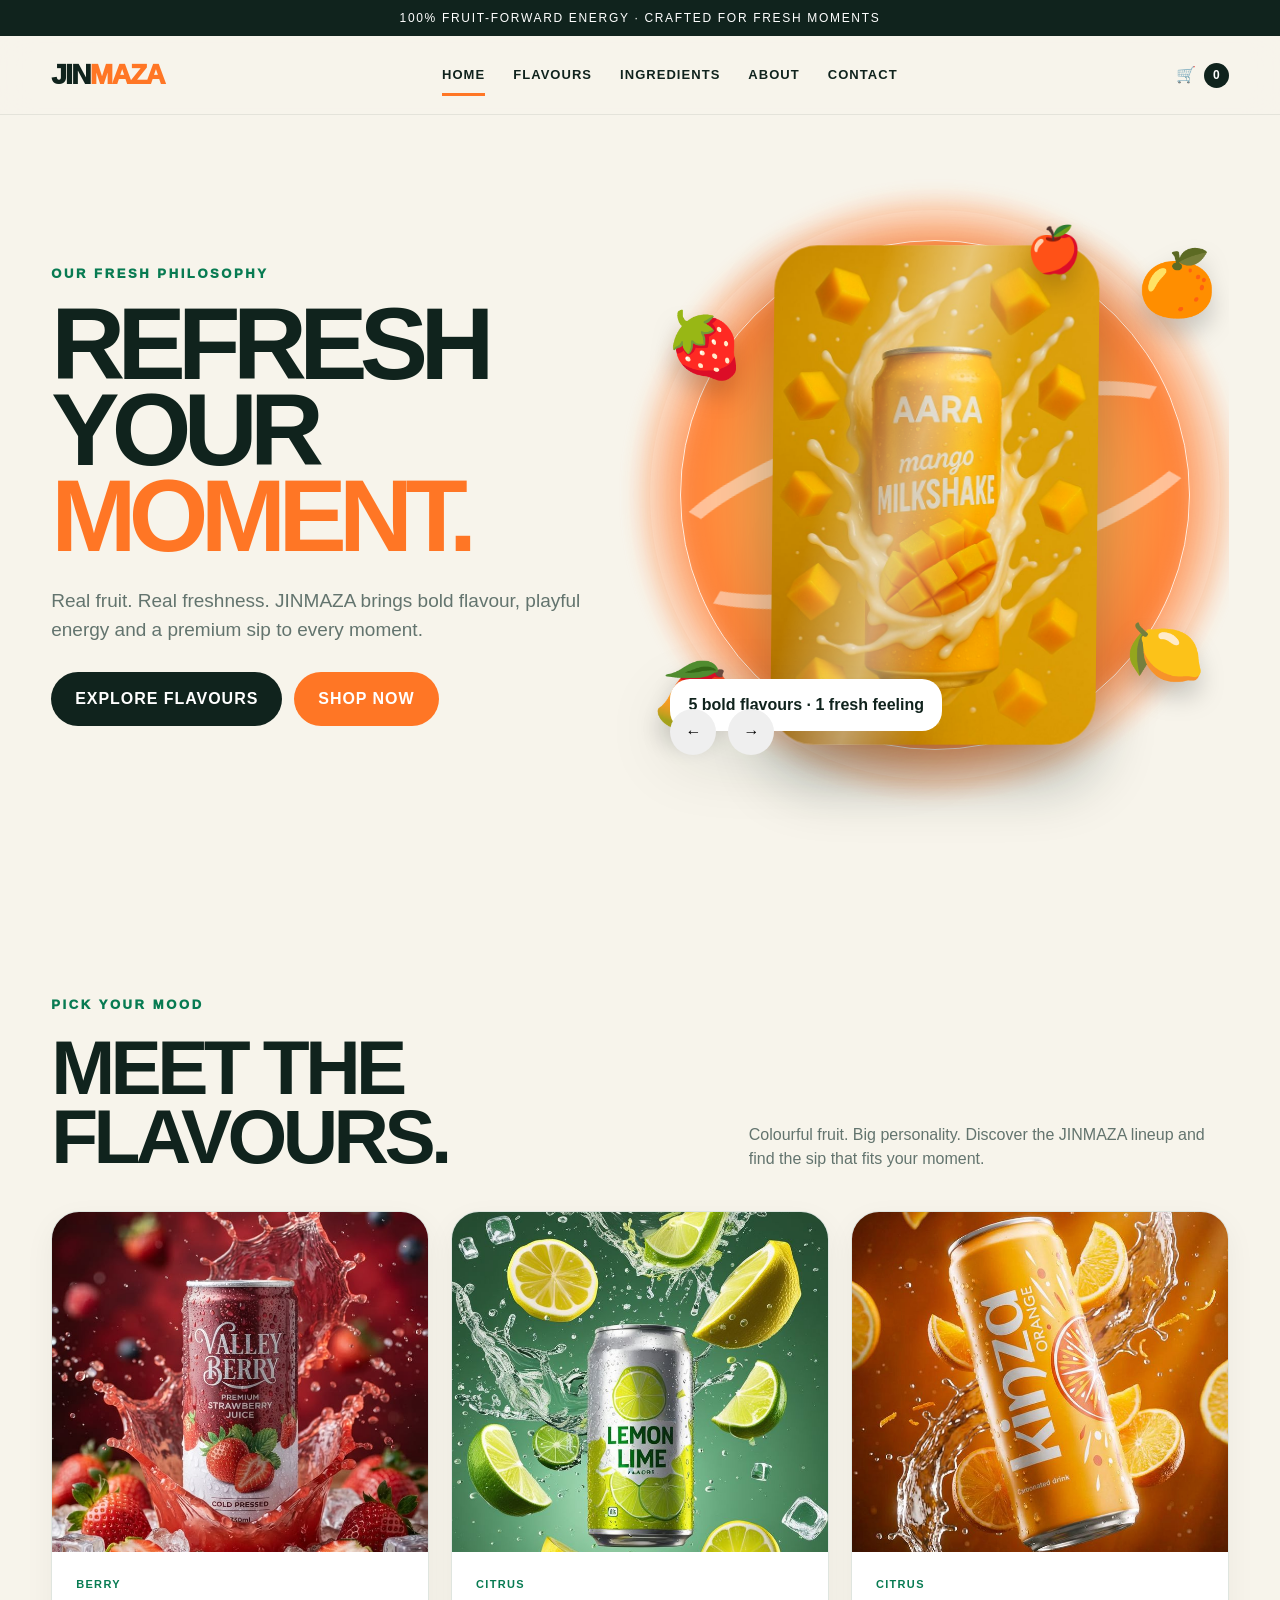
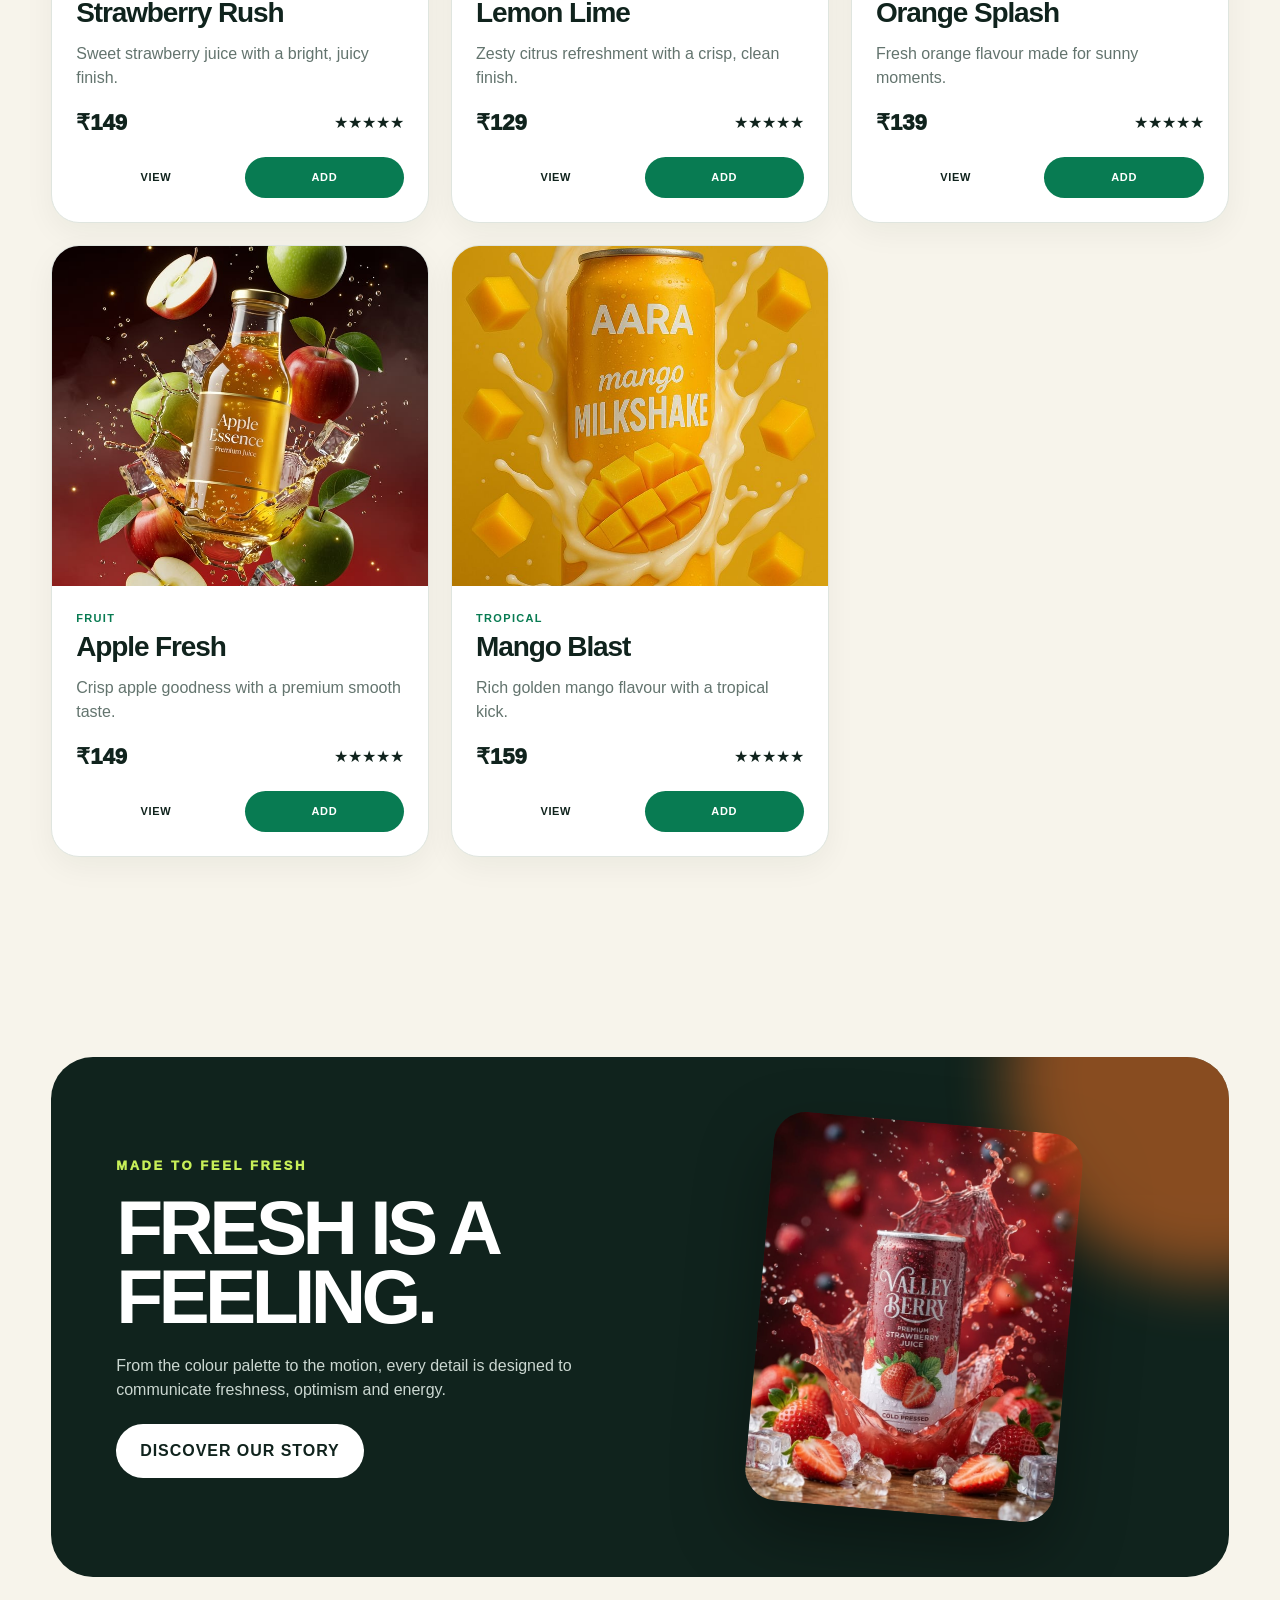
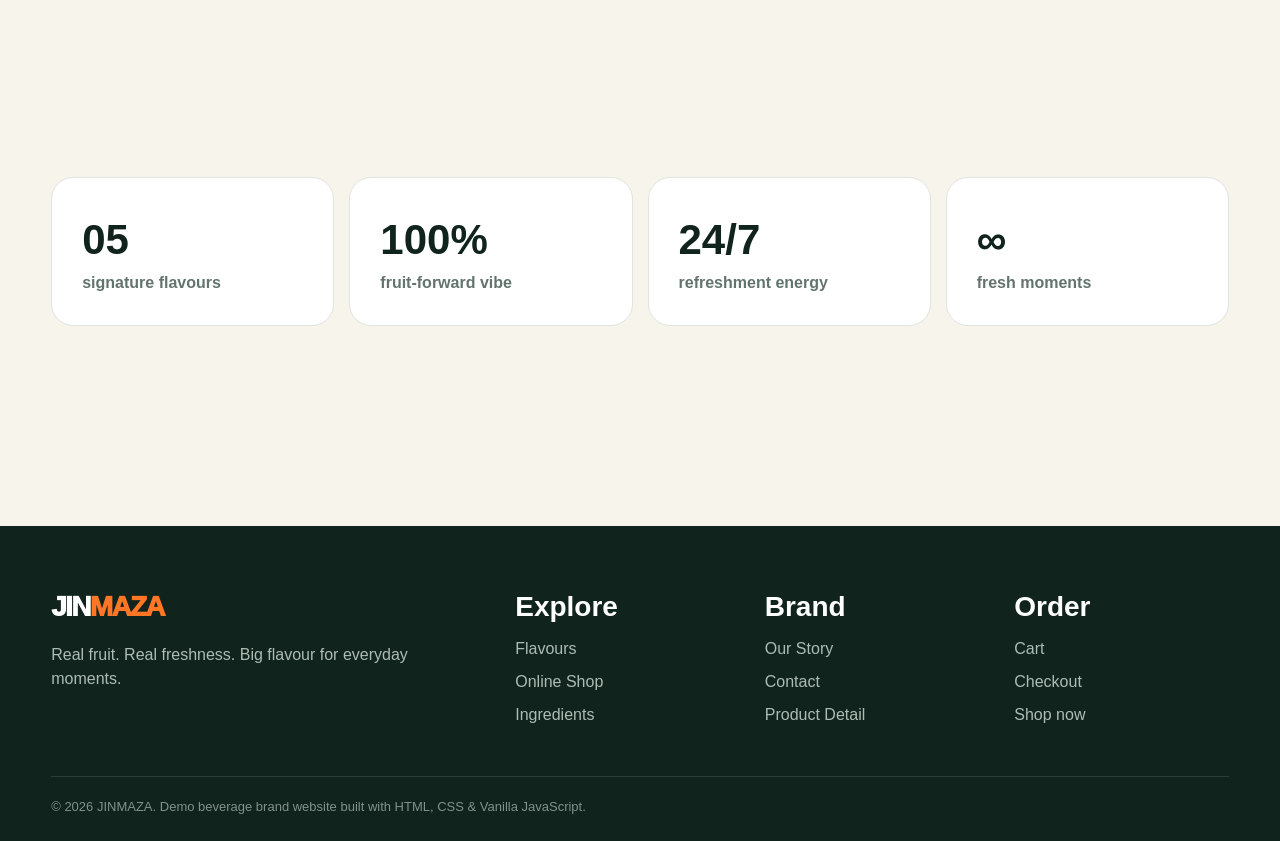
<file: index.html>
<!doctype html>
<html lang="en">

<head>
    <meta charset="utf-8">
    <meta name="viewport" content="width=device-width,initial-scale=1">
    <title>Home | JINMAZA</title>
    <link rel="stylesheet" href="style.css">
</head>

<body>
    <div class="topbar">100% fruit-forward energy · crafted for fresh moments</div>
    <header class="nav">
        <div class="container nav-inner">
            <a class="logo" href="index.html">JIN<span>MAZA</span></a>
            <nav class="navlinks"><a href="index.html">Home</a><a href="products.html">Flavours</a><a
                    href="ingredients.html">Ingredients</a><a href="about.html">About</a><a
                    href="contact.html">Contact</a></nav>
            <a class="cart-link" href="cart.html">🛒 <span class="cart-count">0</span></a><button
                class="menu">☰</button>
        </div>
    </header>

    <main>
        <section class="hero container">
            <div class="hero-copy reveal">
                <div class="eyebrow">Our fresh philosophy</div>
                <h1>REFRESH<br>YOUR <span>MOMENT.</span></h1>
                <p>Real fruit. Real freshness. JINMAZA brings bold flavour, playful energy and a premium sip to every
                    moment.</p>
                <div class="actions"><a class="btn btn-dark" href="products.html">Explore flavours</a><a
                        class="btn btn-orange" href="shop.html">Shop now</a></div>
            </div>
            <div class="hero-stage">
                <div class="stage-glow"></div>
                <div class="stage-ring"></div>
                <div class="splash"></div>
                <span class="fruit f1">🍓</span><span class="fruit f2">🍊</span><span class="fruit f3">🍋</span><span
                    class="fruit f4">🥭</span><span class="fruit f5">🍎</span>
                <div class="bottle-wrap">
                    <div class="hero-slider">
                        <div class="hero-slide active"><img class="hero-product-img" src="mango.jpg"
                                alt="Mango JINMAZA">
                            <div class="bottle-shine"></div>
                        </div>
                        <div class="hero-slide"><img class="hero-product-img" src="orange.jpg" alt="Orange JINMAZA">
                            <div class="bottle-shine"></div>
                        </div>
                        <div class="hero-slide"><img class="hero-product-img" src="strawberry.jpg"
                                alt="Strawberry JINMAZA">
                            <div class="bottle-shine"></div>
                        </div>
                        <div class="hero-slide"><img class="hero-product-img" src="apple.jpg" alt="Apple JINMAZA">
                            <div class="bottle-shine"></div>
                        </div>
                        <div class="hero-slide"><img class="hero-product-img" src="lemon.jpg" alt="Lemon JINMAZA">
                            <div class="bottle-shine"></div>
                        </div>
                    </div>
                </div>
                <div class="hero-badge">5 bold flavours · 1 fresh feeling</div>
                <button class="prev"
                    style="position:absolute;left:5%;bottom:8%;z-index:10;border:0;border-radius:50%;width:46px;height:46px;cursor:pointer">←</button>
                <button class="next"
                    style="position:absolute;left:calc(5% + 58px);bottom:8%;z-index:10;border:0;border-radius:50%;width:46px;height:46px;cursor:pointer">→</button>
            </div>
        </section>
        <style>
            .hero-slider {
                position: relative
            }

            .hero-slide {
                display: none
            }

            .hero-slide.active {
                display: block;
                animation: slideIn .7s ease
            }

            @keyframes slideIn {
                from {
                    opacity: 0;
                    transform: scale(.95) rotateY(18deg)
                }

                to {
                    opacity: 1;
                    transform: none
                }
            }
        </style>
        <section class="section">
            <div class="container">
                <div class="section-head reveal">
                    <div>
                        <div class="eyebrow">Pick your mood</div>
                        <h2>MEET THE<br>FLAVOURS.</h2>
                    </div>
                    <p>Colourful fruit. Big personality. Discover the JINMAZA lineup and find the sip that fits your
                        moment.</p>
                </div>
                <div class="flavour-grid" id="homeGrid"></div>
            </div>
        </section>
        <section class="section">
            <div class="container">
                <div class="feature reveal">
                    <div>
                        <div class="eyebrow" style="color:var(--lime)">Made to feel fresh</div>
                        <h2>FRESH IS A FEELING.</h2>
                        <p>From the colour palette to the motion, every detail is designed to communicate freshness,
                            optimism and energy.</p><a class="btn btn-light" href="about.html">Discover our story</a>
                    </div>
                    <div class="feature-visual"><img src="strawberry.jpg" alt="JINMAZA strawberry"></div>
                </div>
            </div>
        </section>
        <section class="section">
            <div class="container">
                <div class="stats">
                    <div class="stat reveal"><b>05</b><span>signature flavours</span></div>
                    <div class="stat reveal"><b>100%</b><span>fruit-forward vibe</span></div>
                    <div class="stat reveal"><b>24/7</b><span>refreshment energy</span></div>
                    <div class="stat reveal"><b>∞</b><span>fresh moments</span></div>
                </div>
            </div>
        </section>
    </main>
    <style>
        .hero-slide img {
            width: 100%;
            height: 500px;
            object-fit: cover;
            border-radius: 44px
        }

        .hero-slide {
            position: relative
        }
    </style>
    <script>document.addEventListener("DOMContentLoaded", () => renderProducts("#homeGrid"))</script>

    <footer class="footer">
        <div class="container">
            <div class="footer-grid">
                <div>
                    <div class="logo">JIN<span>MAZA</span></div>
                    <p style="margin-top:15px">Real fruit. Real freshness. Big flavour for everyday moments.</p>
                </div>
                <div>
                    <h3>Explore</h3><a href="products.html">Flavours</a><a href="shop.html">Online Shop</a><a
                        href="ingredients.html">Ingredients</a>
                </div>
                <div>
                    <h3>Brand</h3><a href="about.html">Our Story</a><a href="contact.html">Contact</a><a
                        href="product.html">Product Detail</a>
                </div>
                <div>
                    <h3>Order</h3><a href="cart.html">Cart</a><a href="checkout.html">Checkout</a><a
                        href="shop.html">Shop now</a>
                </div>
            </div>
            <div class="footer-bottom">© 2026 JINMAZA. Demo beverage brand website built with HTML, CSS & Vanilla
                JavaScript.</div>
        </div>
    </footer>
    <script src="script.js"></script>
</body>

</html>
</file>
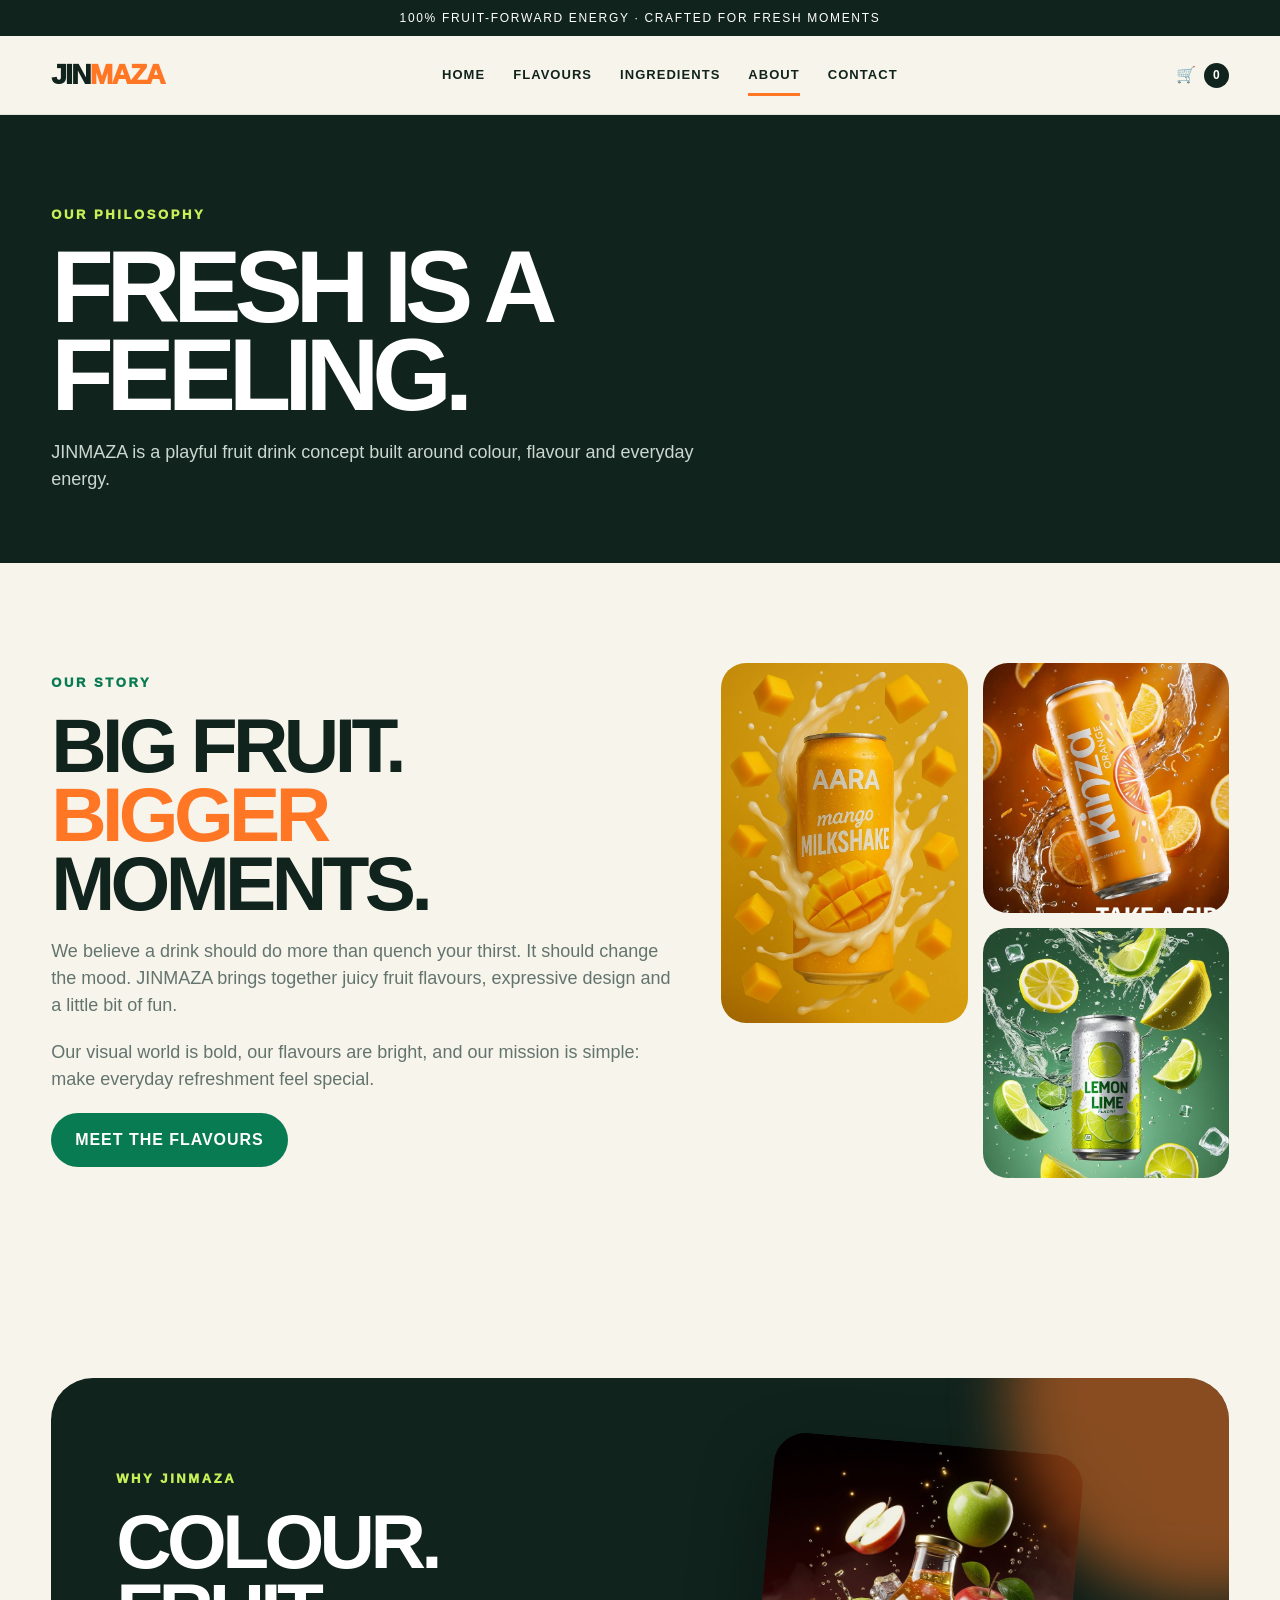
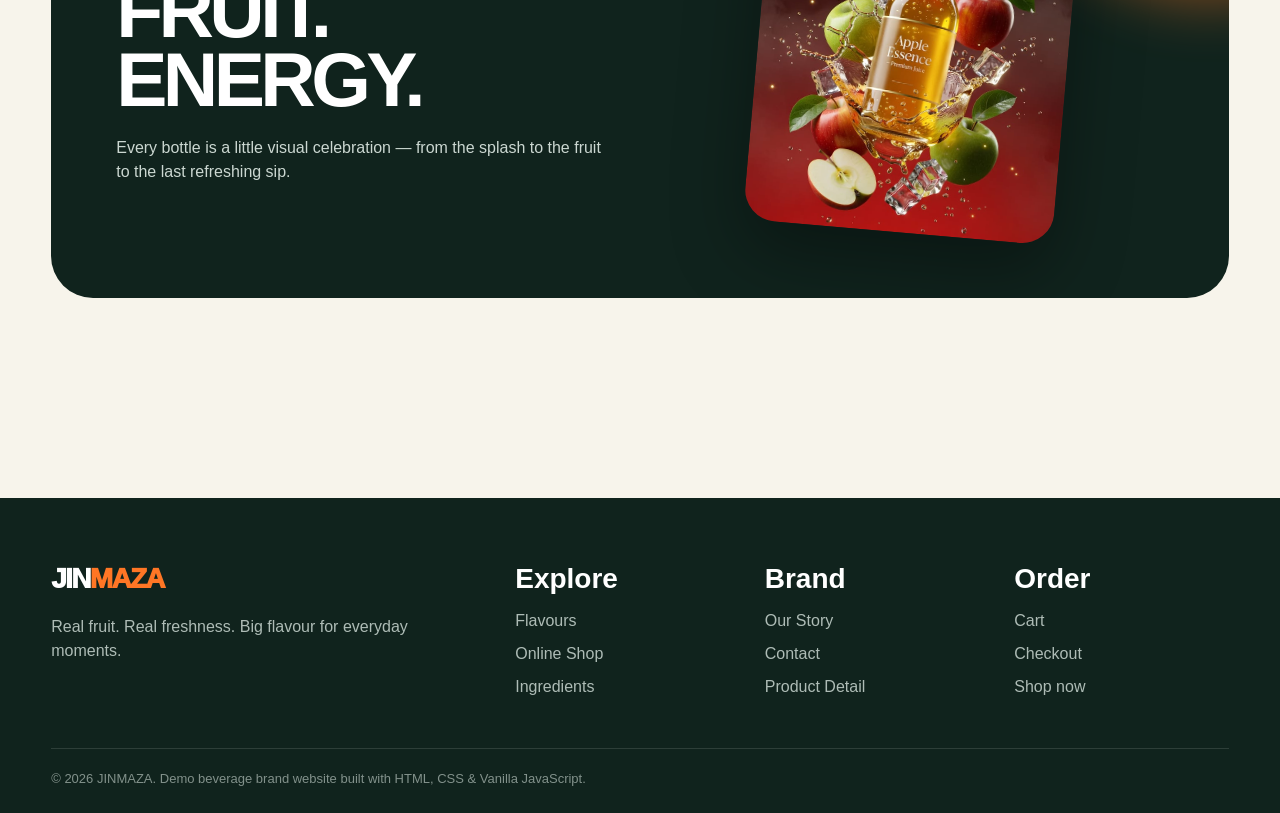
<file: about.html>
<!doctype html>
<html lang="en">

<head>
    <meta charset="utf-8">
    <meta name="viewport" content="width=device-width,initial-scale=1">
    <title>About Us | JINMAZA</title>
    <link rel="stylesheet" href="style.css">
</head>

<body>
    <div class="topbar">100% fruit-forward energy · crafted for fresh moments</div>
    <header class="nav">
        <div class="container nav-inner">
            <a class="logo" href="index.html">JIN<span>MAZA</span></a>
            <nav class="navlinks"><a href="index.html">Home</a><a href="products.html">Flavours</a><a
                    href="ingredients.html">Ingredients</a><a href="about.html">About</a><a
                    href="contact.html">Contact</a></nav>
            <a class="cart-link" href="cart.html">🛒 <span class="cart-count">0</span></a><button
                class="menu">☰</button>
        </div>
    </header>
    <main>
        <section class="page-hero">
            <div class="container">
                <div class="eyebrow" style="color:var(--lime)">Our philosophy</div>
                <h1>FRESH IS A<br>FEELING.</h1>
                <p>JINMAZA is a playful fruit drink concept built around colour, flavour and everyday energy.</p>
            </div>
        </section>
        <section class="section">
            <div class="container about-grid">
                <div class="reveal">
                    <div class="eyebrow">Our story</div>
                    <h2>BIG FRUIT.<br><span>BIGGER</span><br>MOMENTS.</h2>
                    <p>We believe a drink should do more than quench your thirst. It should change the mood. JINMAZA
                        brings together juicy fruit flavours, expressive design and a little bit of fun.</p>
                    <p>Our visual world is bold, our flavours are bright, and our mission is simple: make everyday
                        refreshment feel special.</p><a class="btn btn-green" href="products.html">Meet the flavours</a>
                </div>
                <div class="collage reveal"><img src="mango.jpg"><img src="orange.jpg"><img src="lemon.jpg"></div>
            </div>
        </section>
        <section class="section">
            <div class="container">
                <div class="feature reveal">
                    <div>
                        <div class="eyebrow" style="color:var(--lime)">Why JINMAZA</div>
                        <h2>COLOUR.<br>FRUIT.<br>ENERGY.</h2>
                        <p>Every bottle is a little visual celebration — from the splash to the fruit to the last
                            refreshing sip.</p>
                    </div>
                    <div class="feature-visual"><img src="apple.jpg"></div>
                </div>
            </div>
        </section>
    </main>
    <footer class="footer">
        <div class="container">
            <div class="footer-grid">
                <div>
                    <div class="logo">JIN<span>MAZA</span></div>
                    <p style="margin-top:15px">Real fruit. Real freshness. Big flavour for everyday moments.</p>
                </div>
                <div>
                    <h3>Explore</h3><a href="products.html">Flavours</a><a href="shop.html">Online Shop</a><a
                        href="ingredients.html">Ingredients</a>
                </div>
                <div>
                    <h3>Brand</h3><a href="about.html">Our Story</a><a href="contact.html">Contact</a><a
                        href="product.html">Product Detail</a>
                </div>
                <div>
                    <h3>Order</h3><a href="cart.html">Cart</a><a href="checkout.html">Checkout</a><a
                        href="shop.html">Shop now</a>
                </div>
            </div>
            <div class="footer-bottom">© 2026 JINMAZA. Demo beverage brand website built with HTML, CSS & Vanilla
                JavaScript.</div>
        </div>
    </footer>
    <script src="script.js"></script>
</body>

</html>
</file>
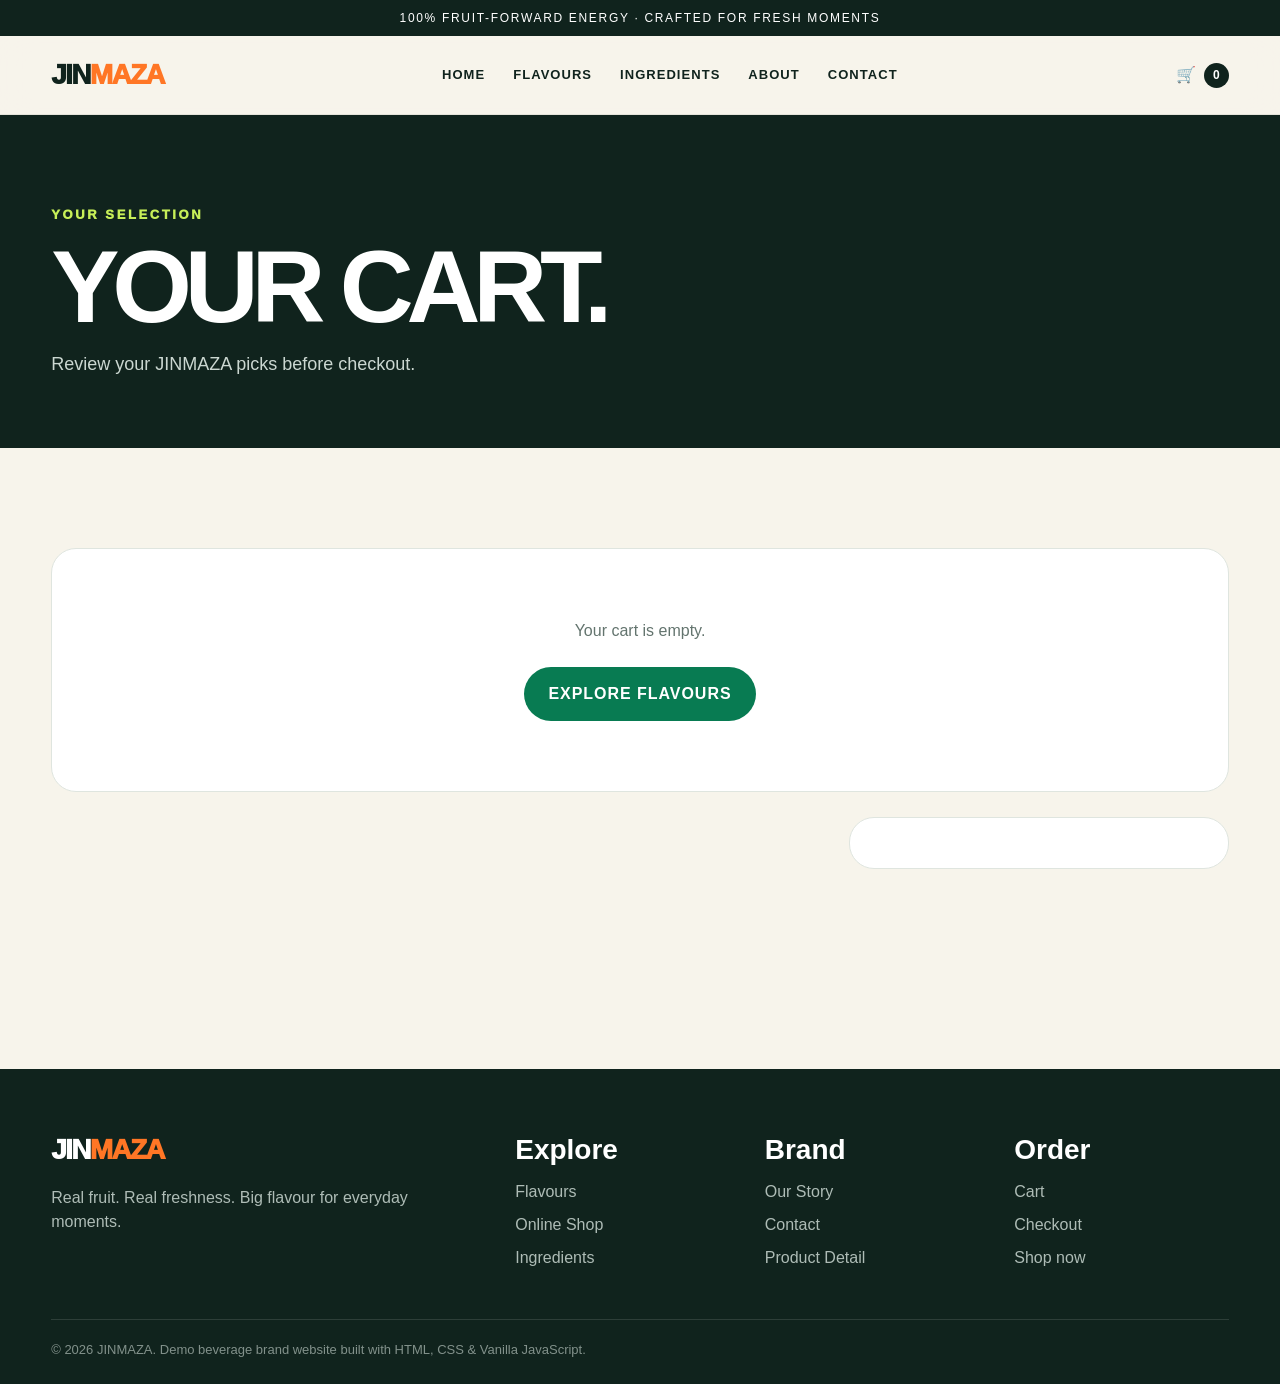
<file: cart.html>
<!doctype html>
<html lang="en">

<head>
    <meta charset="utf-8">
    <meta name="viewport" content="width=device-width,initial-scale=1">
    <title>Cart | JINMAZA</title>
    <link rel="stylesheet" href="style.css">
</head>

<body>
    <div class="topbar">100% fruit-forward energy · crafted for fresh moments</div>
    <header class="nav">
        <div class="container nav-inner">
            <a class="logo" href="index.html">JIN<span>MAZA</span></a>
            <nav class="navlinks"><a href="index.html">Home</a><a href="products.html">Flavours</a><a
                    href="ingredients.html">Ingredients</a><a href="about.html">About</a><a
                    href="contact.html">Contact</a></nav>
            <a class="cart-link" href="cart.html">🛒 <span class="cart-count">0</span></a><button
                class="menu">☰</button>
        </div>
    </header>
    <main>
        <section class="page-hero">
            <div class="container">
                <div class="eyebrow" style="color:var(--lime)">Your selection</div>
                <h1>YOUR CART.</h1>
                <p>Review your JINMAZA picks before checkout.</p>
            </div>
        </section>
        <section class="section">
            <div class="container">
                <div id="cartItems" class="cart-table"></div>
                <div id="cartSummary" class="cart-summary"></div>
            </div>
        </section>
    </main>
    <footer class="footer">
        <div class="container">
            <div class="footer-grid">
                <div>
                    <div class="logo">JIN<span>MAZA</span></div>
                    <p style="margin-top:15px">Real fruit. Real freshness. Big flavour for everyday moments.</p>
                </div>
                <div>
                    <h3>Explore</h3><a href="products.html">Flavours</a><a href="shop.html">Online Shop</a><a
                        href="ingredients.html">Ingredients</a>
                </div>
                <div>
                    <h3>Brand</h3><a href="about.html">Our Story</a><a href="contact.html">Contact</a><a
                        href="product.html">Product Detail</a>
                </div>
                <div>
                    <h3>Order</h3><a href="cart.html">Cart</a><a href="checkout.html">Checkout</a><a
                        href="shop.html">Shop now</a>
                </div>
            </div>
            <div class="footer-bottom">© 2026 JINMAZA. Demo beverage brand website built with HTML, CSS & Vanilla
                JavaScript.</div>
        </div>
    </footer>
    <script src="script.js"></script>
</body>

</html>
</file>
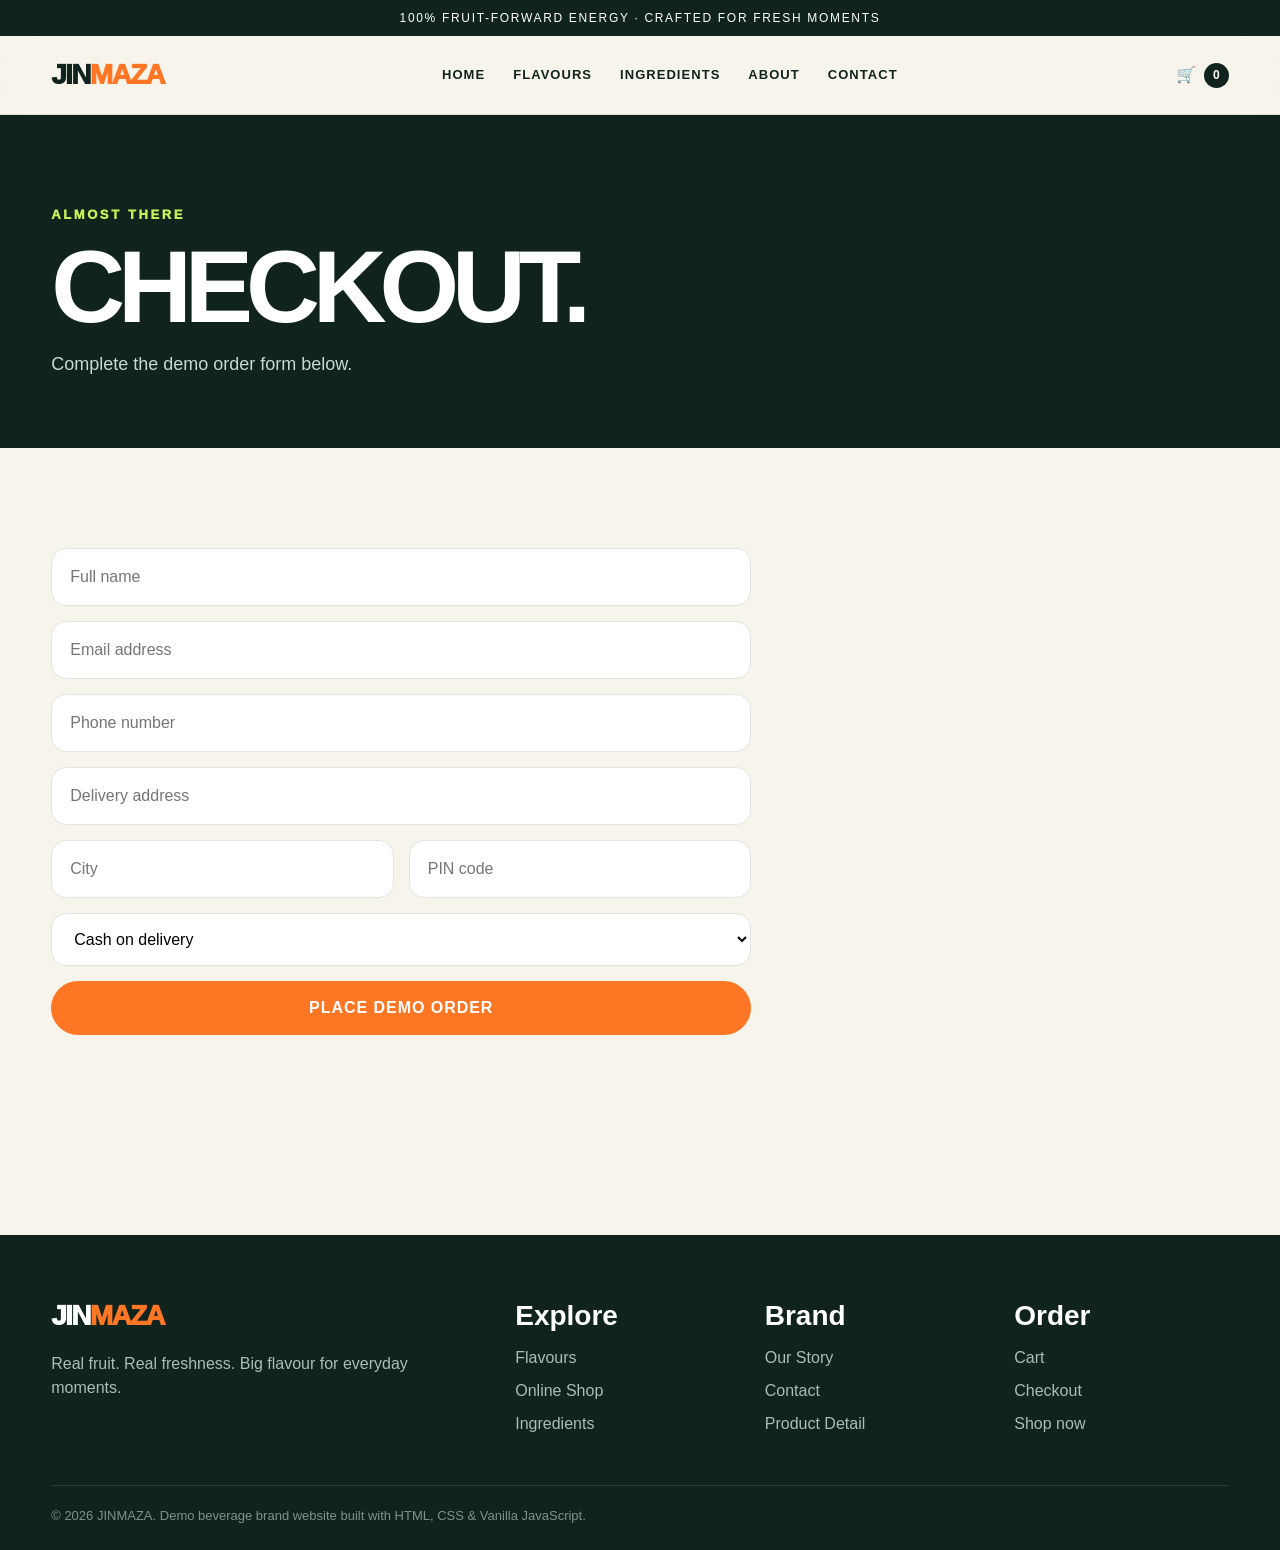
<file: checkout.html>
<!doctype html>
<html lang="en">

<head>
    <meta charset="utf-8">
    <meta name="viewport" content="width=device-width,initial-scale=1">
    <title>Checkout | JINMAZA</title>
    <link rel="stylesheet" href="style.css">
</head>

<body>
    <div class="topbar">100% fruit-forward energy · crafted for fresh moments</div>
    <header class="nav">
        <div class="container nav-inner">
            <a class="logo" href="index.html">JIN<span>MAZA</span></a>
            <nav class="navlinks"><a href="index.html">Home</a><a href="products.html">Flavours</a><a
                    href="ingredients.html">Ingredients</a><a href="about.html">About</a><a
                    href="contact.html">Contact</a></nav>
            <a class="cart-link" href="cart.html">🛒 <span class="cart-count">0</span></a><button
                class="menu">☰</button>
        </div>
    </header>
    <main>
        <section class="page-hero">
            <div class="container">
                <div class="eyebrow" style="color:var(--lime)">Almost there</div>
                <h1>CHECKOUT.</h1>
                <p>Complete the demo order form below.</p>
            </div>
        </section>
        <section class="section">
            <div class="container">
                <form class="form reveal"
                    onsubmit="event.preventDefault();toast('Order placed successfully — demo only');setTimeout(()=>location.href='index.html',900)">
                    <input required placeholder="Full name"><input required type="email"
                        placeholder="Email address"><input required placeholder="Phone number"><input required
                        placeholder="Delivery address">
                    <div style="display:grid;grid-template-columns:1fr 1fr;gap:15px"><input required
                            placeholder="City"><input required placeholder="PIN code"></div><select>
                        <option>Cash on delivery</option>
                        <option>UPI</option>
                        <option>Card</option>
                    </select><button class="btn btn-orange" type="submit">Place demo order</button>
                </form>
            </div>
        </section>
    </main>
    <footer class="footer">
        <div class="container">
            <div class="footer-grid">
                <div>
                    <div class="logo">JIN<span>MAZA</span></div>
                    <p style="margin-top:15px">Real fruit. Real freshness. Big flavour for everyday moments.</p>
                </div>
                <div>
                    <h3>Explore</h3><a href="products.html">Flavours</a><a href="shop.html">Online Shop</a><a
                        href="ingredients.html">Ingredients</a>
                </div>
                <div>
                    <h3>Brand</h3><a href="about.html">Our Story</a><a href="contact.html">Contact</a><a
                        href="product.html">Product Detail</a>
                </div>
                <div>
                    <h3>Order</h3><a href="cart.html">Cart</a><a href="checkout.html">Checkout</a><a
                        href="shop.html">Shop now</a>
                </div>
            </div>
            <div class="footer-bottom">© 2026 JINMAZA. Demo beverage brand website built with HTML, CSS & Vanilla
                JavaScript.</div>
        </div>
    </footer>
    <script src="script.js"></script>
</body>

</html>
</file>
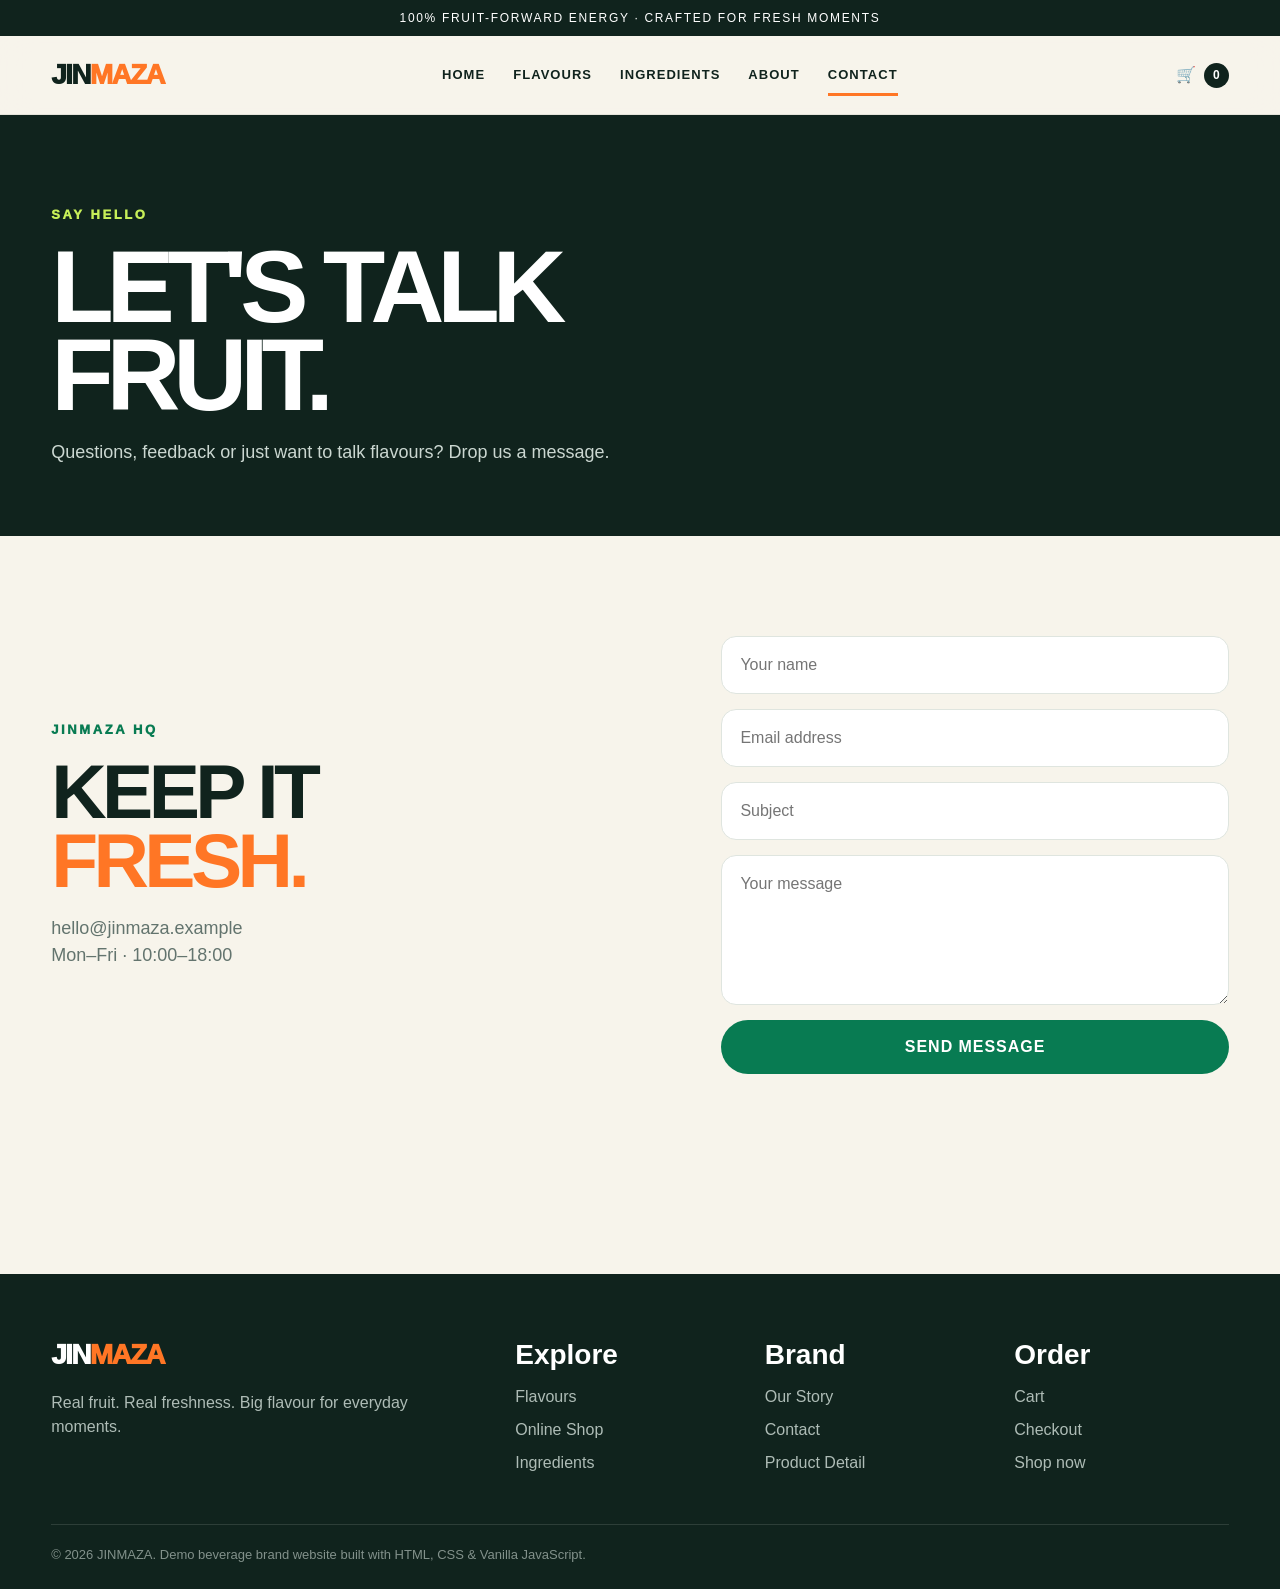
<file: contact.html>
<!doctype html>
<html lang="en"><head><meta charset="utf-8"><meta name="viewport" content="width=device-width,initial-scale=1">
<title>Contact | JINMAZA</title><link rel="stylesheet" href="style.css"></head>
<body>
<div class="topbar">100% fruit-forward energy · crafted for fresh moments</div>
<header class="nav"><div class="container nav-inner">
<a class="logo" href="index.html">JIN<span>MAZA</span></a>
<nav class="navlinks"><a href="index.html">Home</a><a href="products.html">Flavours</a><a href="ingredients.html">Ingredients</a><a href="about.html">About</a><a href="contact.html">Contact</a></nav>
<a class="cart-link" href="cart.html">🛒 <span class="cart-count">0</span></a><button class="menu">☰</button>
</div></header>
<main><section class="page-hero"><div class="container"><div class="eyebrow" style="color:var(--lime)">Say hello</div><h1>LET'S TALK<br>FRUIT.</h1><p>Questions, feedback or just want to talk flavours? Drop us a message.</p></div></section><section class="section"><div class="container about-grid"><div class="reveal"><div class="eyebrow">JINMAZA HQ</div><h2>KEEP IT<br><span>FRESH.</span></h2><p>hello@jinmaza.example<br>Mon–Fri · 10:00–18:00</p></div><form class="form reveal" onsubmit="event.preventDefault();toast('Message sent — demo only');this.reset()"><input required placeholder="Your name"><input required type="email" placeholder="Email address"><input placeholder="Subject"><textarea required placeholder="Your message"></textarea><button class="btn btn-green">Send message</button></form></div></section></main>
<footer class="footer"><div class="container"><div class="footer-grid">
<div><div class="logo">JIN<span>MAZA</span></div><p style="margin-top:15px">Real fruit. Real freshness. Big flavour for everyday moments.</p></div>
<div><h3>Explore</h3><a href="products.html">Flavours</a><a href="shop.html">Online Shop</a><a href="ingredients.html">Ingredients</a></div>
<div><h3>Brand</h3><a href="about.html">Our Story</a><a href="contact.html">Contact</a><a href="product.html">Product Detail</a></div>
<div><h3>Order</h3><a href="cart.html">Cart</a><a href="checkout.html">Checkout</a><a href="shop.html">Shop now</a></div>
</div><div class="footer-bottom">© 2026 JINMAZA. Demo beverage brand website built with HTML, CSS & Vanilla JavaScript.</div></div></footer>
<script src="script.js"></script></body></html>
</file>
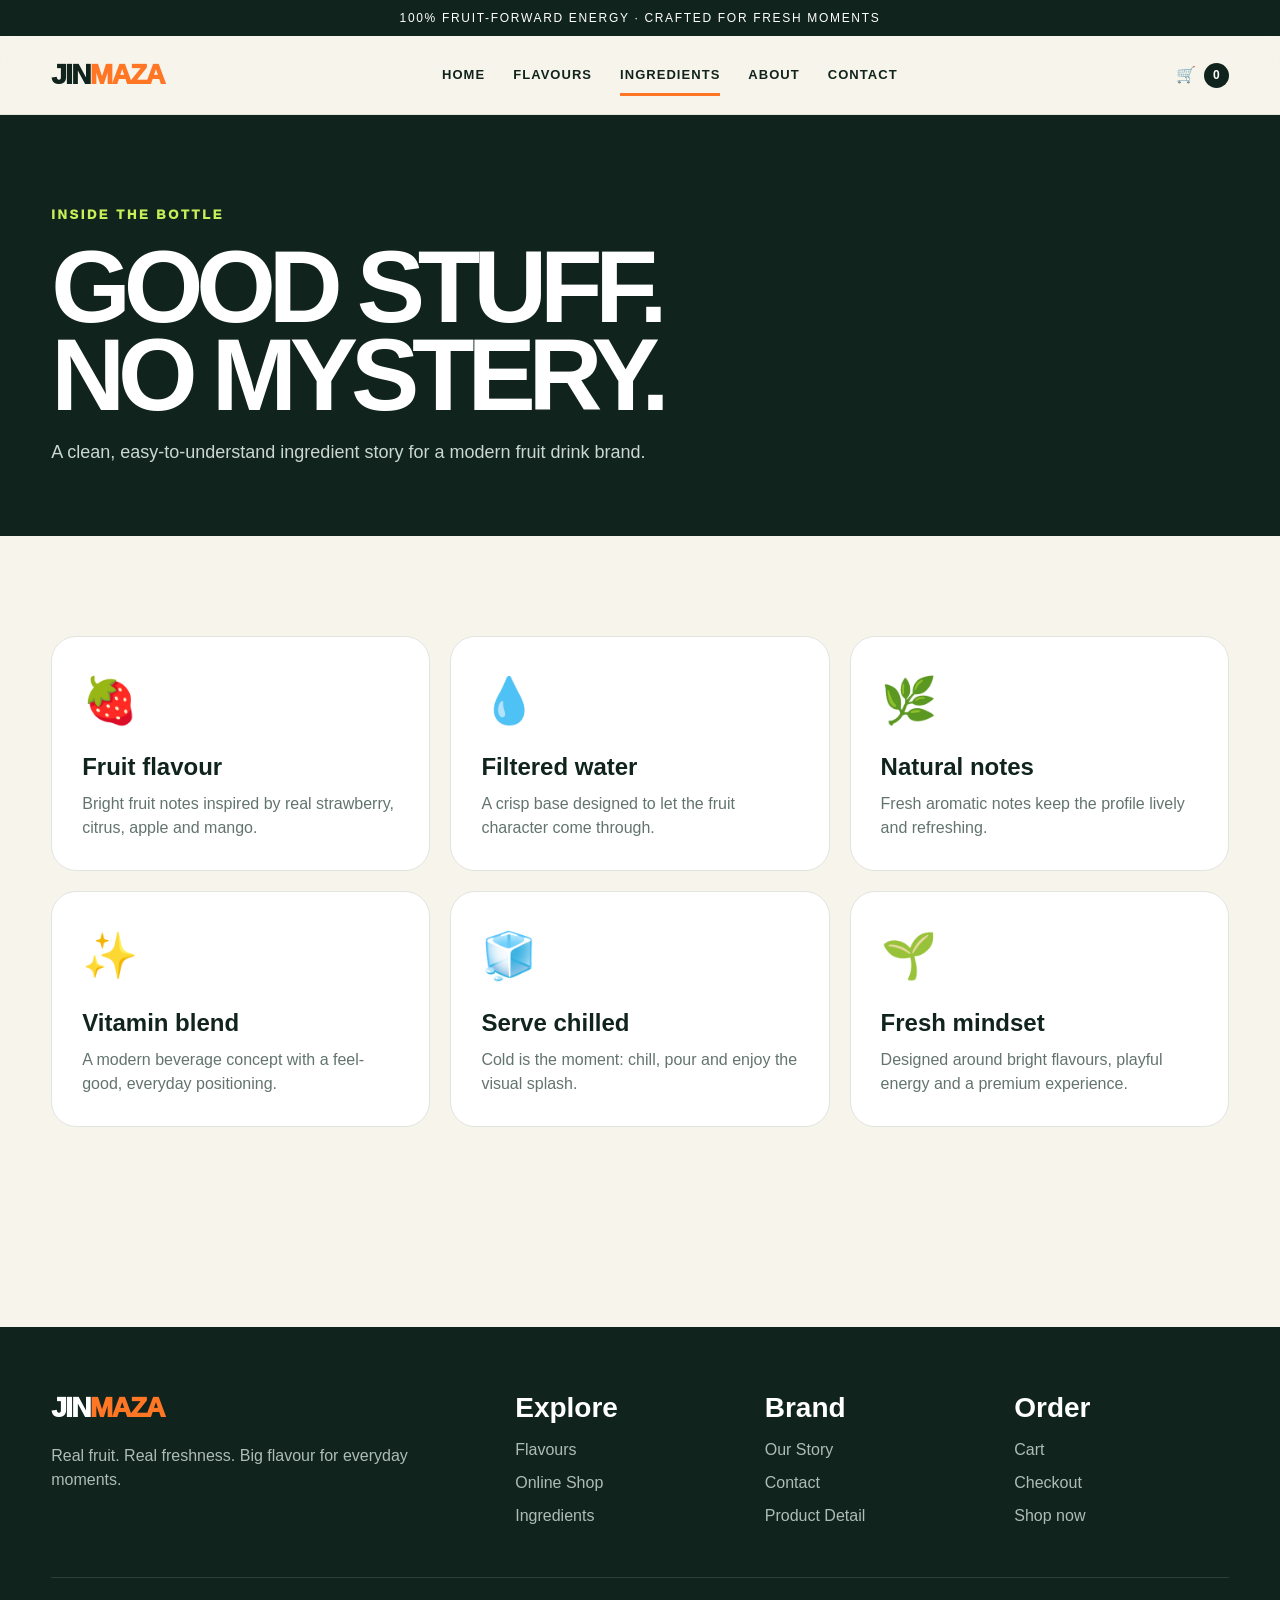
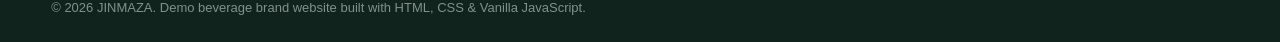
<file: ingredients.html>
<!doctype html>
<html lang="en">

<head>
    <meta charset="utf-8">
    <meta name="viewport" content="width=device-width,initial-scale=1">
    <title>Ingredients | JINMAZA</title>
    <link rel="stylesheet" href="style.css">
</head>

<body>
    <div class="topbar">100% fruit-forward energy · crafted for fresh moments</div>
    <header class="nav">
        <div class="container nav-inner">
            <a class="logo" href="index.html">JIN<span>MAZA</span></a>
            <nav class="navlinks"><a href="index.html">Home</a><a href="products.html">Flavours</a><a
                    href="ingredients.html">Ingredients</a><a href="about.html">About</a><a
                    href="contact.html">Contact</a></nav>
            <a class="cart-link" href="cart.html">🛒 <span class="cart-count">0</span></a><button
                class="menu">☰</button>
        </div>
    </header>
    <main>
        <section class="page-hero">
            <div class="container">
                <div class="eyebrow" style="color:var(--lime)">Inside the bottle</div>
                <h1>GOOD STUFF.<br>NO MYSTERY.</h1>
                <p>A clean, easy-to-understand ingredient story for a modern fruit drink brand.</p>
            </div>
        </section>
        <section class="section">
            <div class="container">
                <div class="ingredients">
                    <div class="ingredient reveal">
                        <div class="icon">🍓</div>
                        <h3>Fruit flavour</h3>
                        <p>Bright fruit notes inspired by real strawberry, citrus, apple and mango.</p>
                    </div>
                    <div class="ingredient reveal">
                        <div class="icon">💧</div>
                        <h3>Filtered water</h3>
                        <p>A crisp base designed to let the fruit character come through.</p>
                    </div>
                    <div class="ingredient reveal">
                        <div class="icon">🌿</div>
                        <h3>Natural notes</h3>
                        <p>Fresh aromatic notes keep the profile lively and refreshing.</p>
                    </div>
                    <div class="ingredient reveal">
                        <div class="icon">✨</div>
                        <h3>Vitamin blend</h3>
                        <p>A modern beverage concept with a feel-good, everyday positioning.</p>
                    </div>
                    <div class="ingredient reveal">
                        <div class="icon">🧊</div>
                        <h3>Serve chilled</h3>
                        <p>Cold is the moment: chill, pour and enjoy the visual splash.</p>
                    </div>
                    <div class="ingredient reveal">
                        <div class="icon">🌱</div>
                        <h3>Fresh mindset</h3>
                        <p>Designed around bright flavours, playful energy and a premium experience.</p>
                    </div>
                </div>
            </div>
        </section>
    </main>
    <footer class="footer">
        <div class="container">
            <div class="footer-grid">
                <div>
                    <div class="logo">JIN<span>MAZA</span></div>
                    <p style="margin-top:15px">Real fruit. Real freshness. Big flavour for everyday moments.</p>
                </div>
                <div>
                    <h3>Explore</h3><a href="products.html">Flavours</a><a href="shop.html">Online Shop</a><a
                        href="ingredients.html">Ingredients</a>
                </div>
                <div>
                    <h3>Brand</h3><a href="about.html">Our Story</a><a href="contact.html">Contact</a><a
                        href="product.html">Product Detail</a>
                </div>
                <div>
                    <h3>Order</h3><a href="cart.html">Cart</a><a href="checkout.html">Checkout</a><a
                        href="shop.html">Shop now</a>
                </div>
            </div>
            <div class="footer-bottom">© 2026 JINMAZA. Demo beverage brand website built with HTML, CSS & Vanilla
                JavaScript.</div>
        </div>
    </footer>
    <script src="script.js"></script>
</body>

</html>
</file>
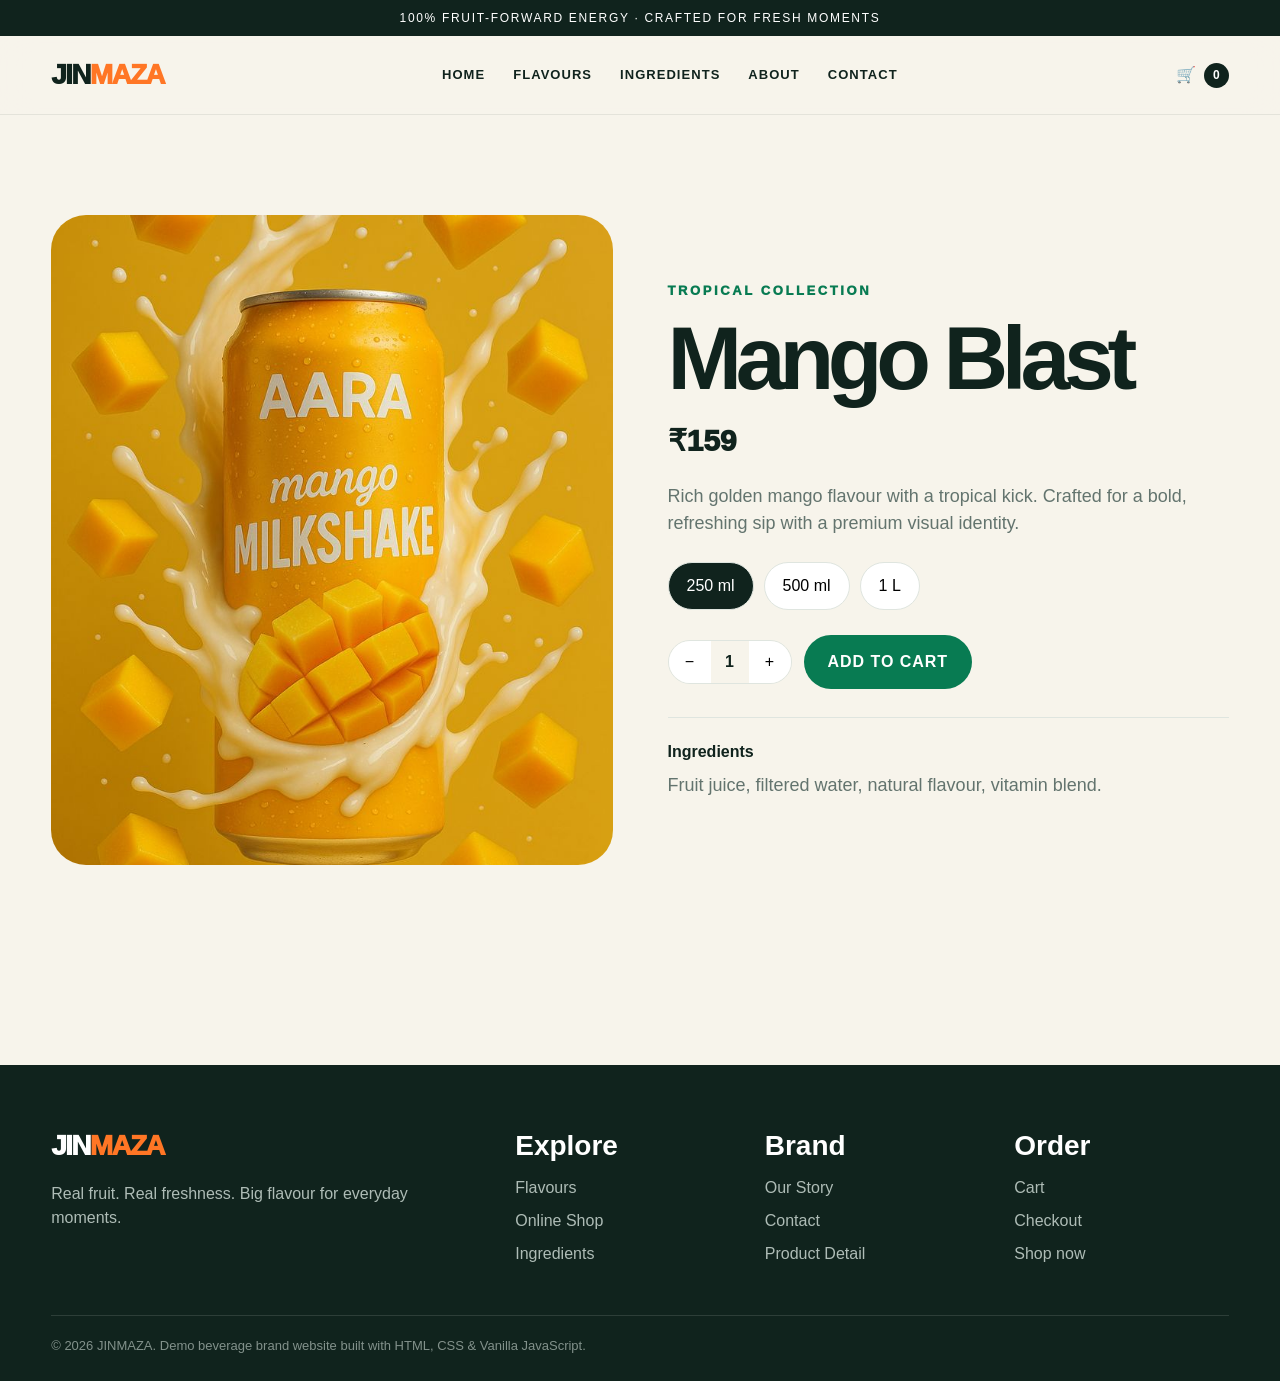
<file: product.html>
<!doctype html>
<html lang="en">

<head>
    <meta charset="utf-8">
    <meta name="viewport" content="width=device-width,initial-scale=1">
    <title>Product | JINMAZA</title>
    <link rel="stylesheet" href="style.css">
</head>

<body>
    <div class="topbar">100% fruit-forward energy · crafted for fresh moments</div>
    <header class="nav">
        <div class="container nav-inner">
            <a class="logo" href="index.html">JIN<span>MAZA</span></a>
            <nav class="navlinks"><a href="index.html">Home</a><a href="products.html">Flavours</a><a
                    href="ingredients.html">Ingredients</a><a href="about.html">About</a><a
                    href="contact.html">Contact</a></nav>
            <a class="cart-link" href="cart.html">🛒 <span class="cart-count">0</span></a><button
                class="menu">☰</button>
        </div>
    </header>
    <main>
        <section class="section">
            <div class="container">
                <div id="productDetail" class="detail"></div>
            </div>
        </section>
    </main>
    <footer class="footer">
        <div class="container">
            <div class="footer-grid">
                <div>
                    <div class="logo">JIN<span>MAZA</span></div>
                    <p style="margin-top:15px">Real fruit. Real freshness. Big flavour for everyday moments.</p>
                </div>
                <div>
                    <h3>Explore</h3><a href="products.html">Flavours</a><a href="shop.html">Online Shop</a><a
                        href="ingredients.html">Ingredients</a>
                </div>
                <div>
                    <h3>Brand</h3><a href="about.html">Our Story</a><a href="contact.html">Contact</a><a
                        href="product.html">Product Detail</a>
                </div>
                <div>
                    <h3>Order</h3><a href="cart.html">Cart</a><a href="checkout.html">Checkout</a><a
                        href="shop.html">Shop now</a>
                </div>
            </div>
            <div class="footer-bottom">© 2026 JINMAZA. Demo beverage brand website built with HTML, CSS & Vanilla
                JavaScript.</div>
        </div>
    </footer>
    <script src="script.js"></script>
</body>

</html>
</file>
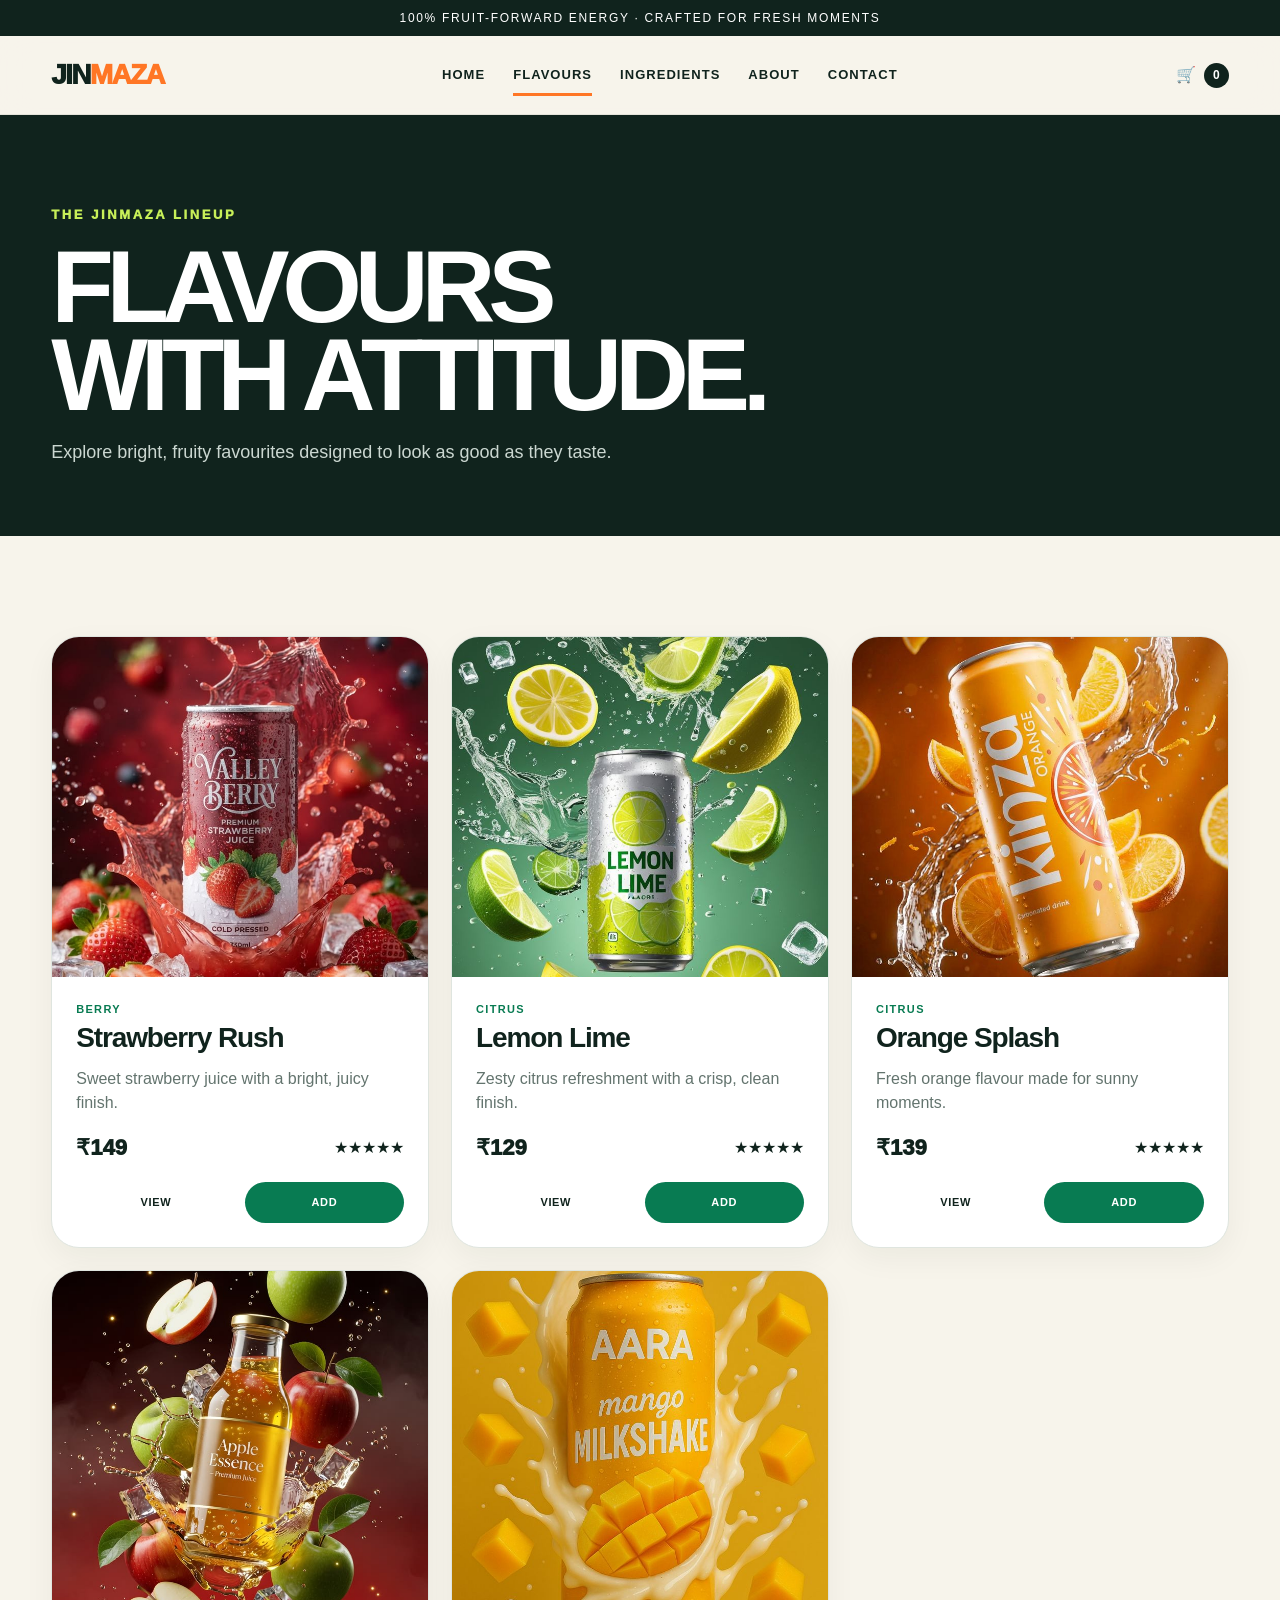
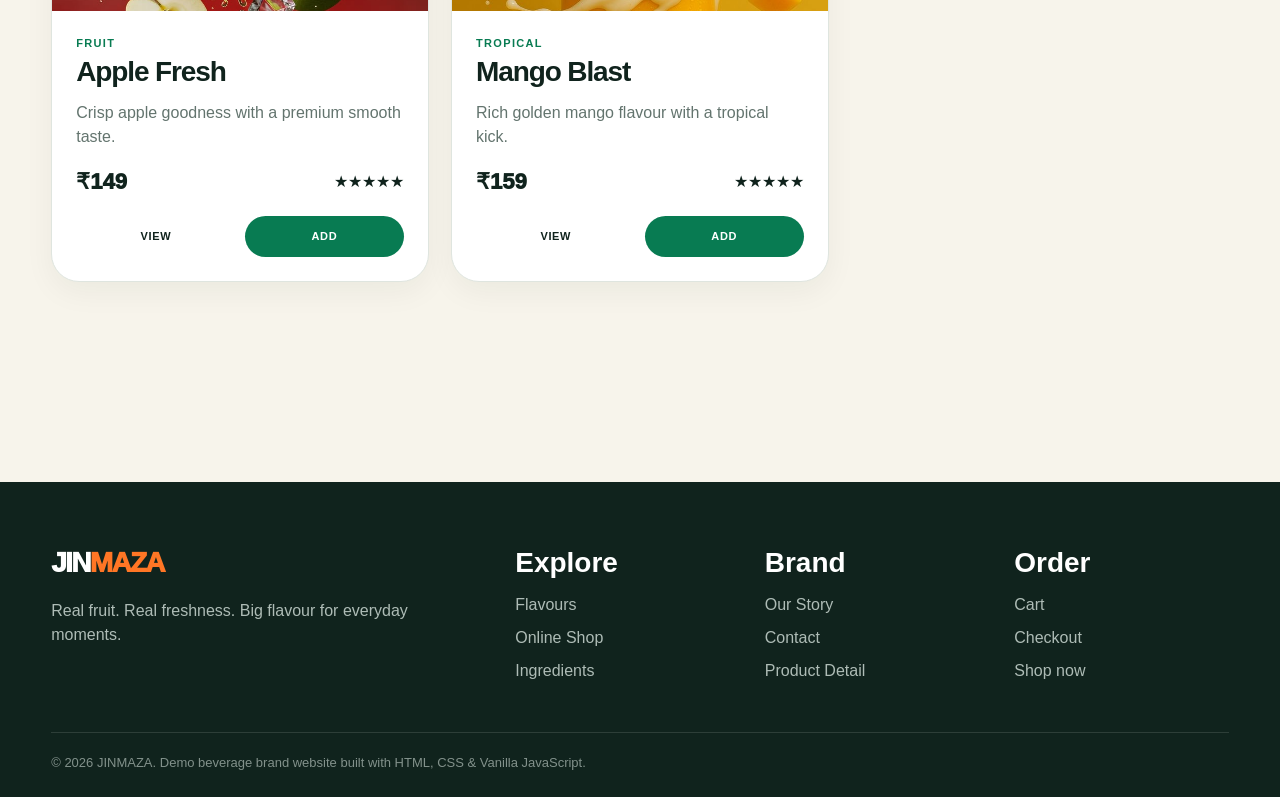
<file: products.html>
<!doctype html>
<html lang="en">

<head>
    <meta charset="utf-8">
    <meta name="viewport" content="width=device-width,initial-scale=1">
    <title>Flavours | JINMAZA</title>
    <link rel="stylesheet" href="style.css">
</head>

<body>
    <div class="topbar">100% fruit-forward energy · crafted for fresh moments</div>
    <header class="nav">
        <div class="container nav-inner">
            <a class="logo" href="index.html">JIN<span>MAZA</span></a>
            <nav class="navlinks"><a href="index.html">Home</a><a href="products.html">Flavours</a><a
                    href="ingredients.html">Ingredients</a><a href="about.html">About</a><a
                    href="contact.html">Contact</a></nav>
            <a class="cart-link" href="cart.html">🛒 <span class="cart-count">0</span></a><button
                class="menu">☰</button>
        </div>
    </header>
    <main>
        <section class="page-hero">
            <div class="container">
                <div class="eyebrow" style="color:var(--lime)">The JINMAZA lineup</div>
                <h1>FLAVOURS<br>WITH ATTITUDE.</h1>
                <p>Explore bright, fruity favourites designed to look as good as they taste.</p>
            </div>
        </section>
        <section class="section">
            <div class="container">
                <div class="flavour-grid" id="productGrid"></div>
            </div>
        </section>
    </main>
    <footer class="footer">
        <div class="container">
            <div class="footer-grid">
                <div>
                    <div class="logo">JIN<span>MAZA</span></div>
                    <p style="margin-top:15px">Real fruit. Real freshness. Big flavour for everyday moments.</p>
                </div>
                <div>
                    <h3>Explore</h3><a href="products.html">Flavours</a><a href="shop.html">Online Shop</a><a
                        href="ingredients.html">Ingredients</a>
                </div>
                <div>
                    <h3>Brand</h3><a href="about.html">Our Story</a><a href="contact.html">Contact</a><a
                        href="product.html">Product Detail</a>
                </div>
                <div>
                    <h3>Order</h3><a href="cart.html">Cart</a><a href="checkout.html">Checkout</a><a
                        href="shop.html">Shop now</a>
                </div>
            </div>
            <div class="footer-bottom">© 2026 JINMAZA. Demo beverage brand website built with HTML, CSS & Vanilla
                JavaScript.</div>
        </div>
    </footer>
    <script src="script.js"></script>
</body>

</html>
</file>
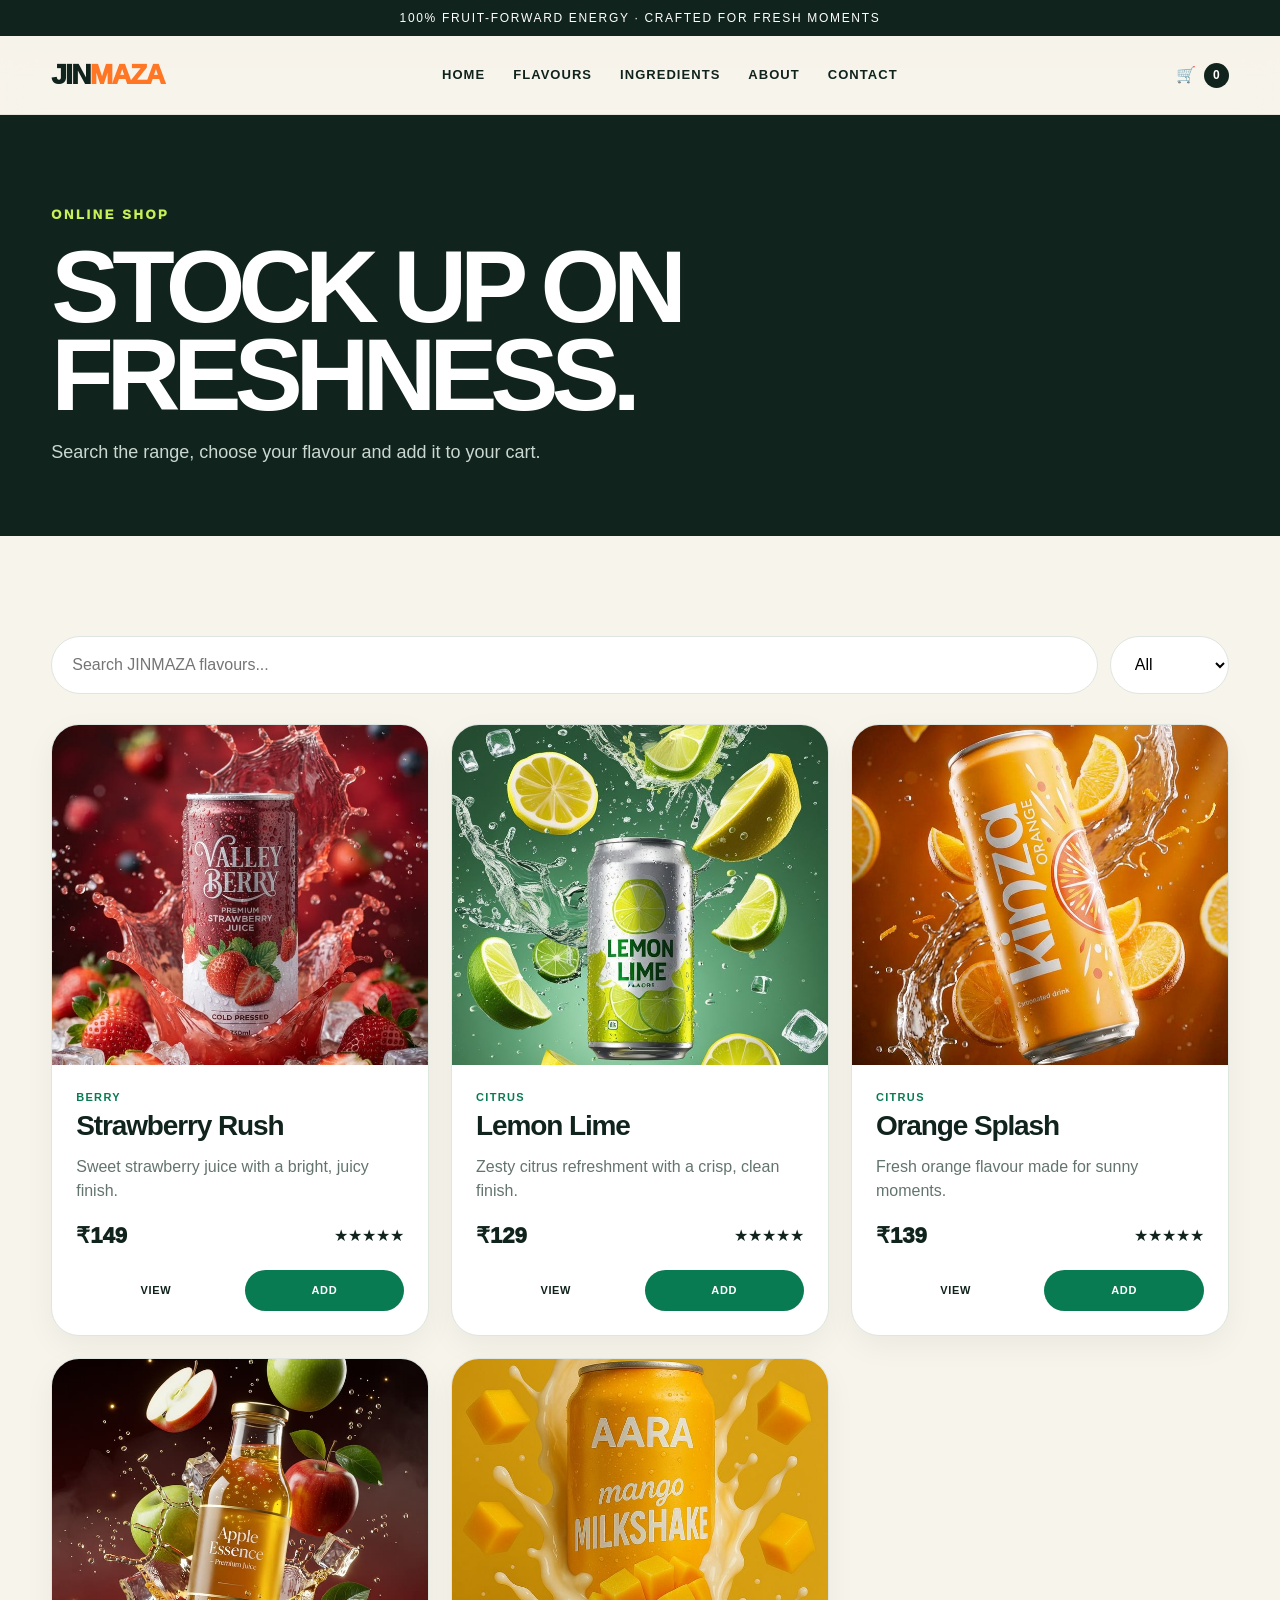
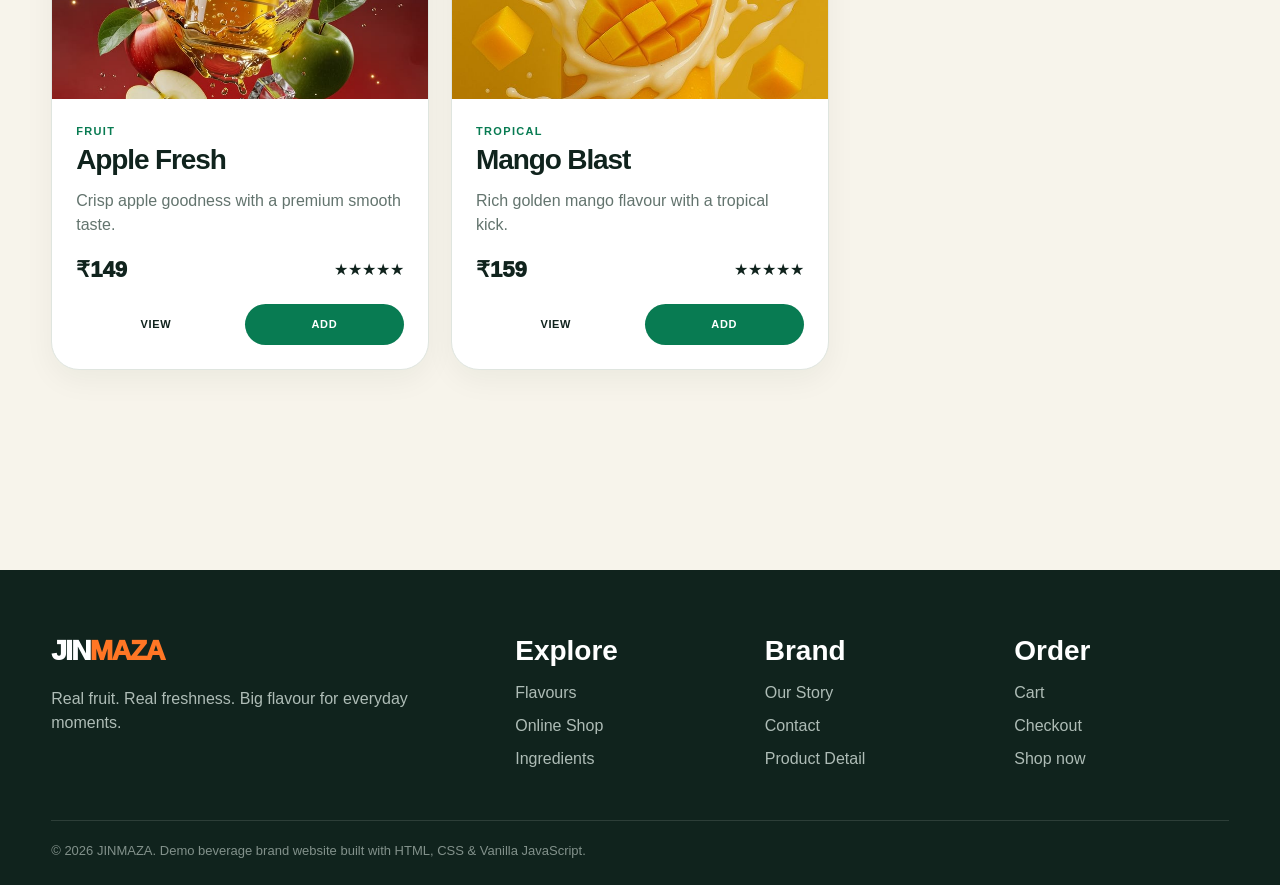
<file: shop.html>
<!doctype html>
<html lang="en"><head><meta charset="utf-8"><meta name="viewport" content="width=device-width,initial-scale=1">
<title>Shop | JINMAZA</title><link rel="stylesheet" href="style.css"></head>
<body>
<div class="topbar">100% fruit-forward energy · crafted for fresh moments</div>
<header class="nav"><div class="container nav-inner">
<a class="logo" href="index.html">JIN<span>MAZA</span></a>
<nav class="navlinks"><a href="index.html">Home</a><a href="products.html">Flavours</a><a href="ingredients.html">Ingredients</a><a href="about.html">About</a><a href="contact.html">Contact</a></nav>
<a class="cart-link" href="cart.html">🛒 <span class="cart-count">0</span></a><button class="menu">☰</button>
</div></header>
<main><section class="page-hero"><div class="container"><div class="eyebrow" style="color:var(--lime)">Online shop</div><h1>STOCK UP ON<br>FRESHNESS.</h1><p>Search the range, choose your flavour and add it to your cart.</p></div></section><section class="section"><div class="container"><div class="filters"><input id="search" class="search" placeholder="Search JINMAZA flavours..."><select id="category" class="select"><option value="all">All</option><option value="berry">Berry</option><option value="citrus">Citrus</option><option value="fruit">Fruit</option><option value="tropical">Tropical</option></select></div><div class="flavour-grid" id="productGrid"></div></div></section></main>
<footer class="footer"><div class="container"><div class="footer-grid">
<div><div class="logo">JIN<span>MAZA</span></div><p style="margin-top:15px">Real fruit. Real freshness. Big flavour for everyday moments.</p></div>
<div><h3>Explore</h3><a href="products.html">Flavours</a><a href="shop.html">Online Shop</a><a href="ingredients.html">Ingredients</a></div>
<div><h3>Brand</h3><a href="about.html">Our Story</a><a href="contact.html">Contact</a><a href="product.html">Product Detail</a></div>
<div><h3>Order</h3><a href="cart.html">Cart</a><a href="checkout.html">Checkout</a><a href="shop.html">Shop now</a></div>
</div><div class="footer-bottom">© 2026 JINMAZA. Demo beverage brand website built with HTML, CSS & Vanilla JavaScript.</div></div></footer>
<script src="script.js"></script></body></html>
</file>
<file: style.css>
:root {
  --ink: #10231d;
  --muted: #63746e;
  --cream: #f7f4eb;
  --paper: #fffdf8;
  --green: #087b52;
  --green2: #0c9a68;
  --lime: #c7ef58;
  --orange: #ff7625;
  --yellow: #f4c531;
  --line: #dfe5df;
  --shadow: 0 24px 70px rgba(16, 35, 29, .14);
  --radius: 28px;
}

* {
  box-sizing: border-box;
  margin: 0;
  padding: 0
}

html {
  scroll-behavior: smooth
}

body {
  font-family: Arial, Helvetica, sans-serif;
  background: var(--cream);
  color: var(--ink);
  line-height: 1.5;
  overflow-x: hidden
}

a {
  text-decoration: none;
  color: inherit
}

button,
input,
select,
textarea {
  font: inherit
}

img {
  max-width: 100%;
  display: block
}

.container {
  width: min(1180px, 92%);
  margin: auto
}

.topbar {
  background: var(--ink);
  color: #fff;
  text-align: center;
  padding: 9px;
  font-size: 12px;
  letter-spacing: .14em;
  text-transform: uppercase
}

.nav {
  position: sticky;
  top: 0;
  z-index: 1000;
  background: rgba(247, 244, 235, .92);
  backdrop-filter: blur(16px);
  border-bottom: 1px solid rgba(16, 35, 29, .08)
}

.nav-inner {
  height: 78px;
  display: flex;
  align-items: center;
  justify-content: space-between;
  gap: 20px
}

.logo {
  font-size: 28px;
  font-weight: 1000;
  letter-spacing: -.06em
}

.logo span {
  color: var(--orange)
}

.navlinks {
  display: flex;
  gap: 28px;
  font-size: 13px;
  font-weight: 800;
  text-transform: uppercase;
  letter-spacing: .08em
}

.navlinks a {
  position: relative;
  padding: 29px 0
}

.navlinks a:after {
  content: "";
  position: absolute;
  left: 0;
  right: 100%;
  bottom: 18px;
  height: 3px;
  background: var(--orange);
  transition: .3s
}

.navlinks a:hover:after,
.navlinks a.active:after {
  right: 0
}

.cart-link {
  display: flex;
  align-items: center;
  gap: 8px;
  font-weight: 900
}

.cart-count {
  min-width: 25px;
  height: 25px;
  padding: 0 7px;
  border-radius: 50px;
  background: var(--ink);
  color: #fff;
  display: grid;
  place-items: center;
  font-size: 12px
}

.menu {
  display: none;
  border: 0;
  background: none;
  font-size: 28px
}

.btn {
  display: inline-flex;
  align-items: center;
  justify-content: center;
  gap: 10px;
  border: 0;
  border-radius: 999px;
  padding: 15px 24px;
  font-weight: 900;
  text-transform: uppercase;
  letter-spacing: .06em;
  cursor: pointer;
  transition: .3s
}

.btn:hover {
  transform: translateY(-3px);
  box-shadow: 0 15px 30px rgba(16, 35, 29, .15)
}

.btn-dark {
  background: var(--ink);
  color: #fff
}

.btn-green {
  background: var(--green);
  color: #fff
}

.btn-orange {
  background: var(--orange);
  color: #fff
}

.btn-light {
  background: #fff;
  color: var(--ink)
}

.hero {
  min-height: calc(100vh - 120px);
  display: grid;
  grid-template-columns: 1fr 1.05fr;
  align-items: center;
  gap: 30px;
  padding: 60px 0 80px;
  position: relative;
  overflow: hidden
}

.hero-copy {
  position: relative;
  z-index: 3
}

.eyebrow {
  font-weight: 1000;
  color: var(--green);
  letter-spacing: .2em;
  text-transform: uppercase;
  font-size: 13px;
  margin-bottom: 18px
}

.hero h1 {
  font-size: clamp(60px, 8vw, 120px);
  line-height: .84;
  letter-spacing: -.075em;
  max-width: 680px
}

.hero h1 span {
  color: var(--orange)
}

.hero p {
  font-size: 19px;
  color: var(--muted);
  max-width: 550px;
  margin: 28px 0
}

.actions {
  display: flex;
  flex-wrap: wrap;
  gap: 12px
}

.hero-stage {
  min-height: 620px;
  position: relative;
  display: grid;
  place-items: center;
  perspective: 1200px
}

.stage-glow {
  position: absolute;
  width: 620px;
  height: 620px;
  border-radius: 50%;
  background: radial-gradient(circle, #ffe18a 0, #ffad45 28%, #ff7625 56%, rgba(255, 118, 37, 0) 70%);
  filter: blur(8px);
  opacity: .9
}

.stage-ring {
  position: absolute;
  width: 510px;
  height: 510px;
  border: 1px solid rgba(255, 255, 255, .8);
  border-radius: 50%;
  box-shadow: 0 0 0 30px rgba(255, 255, 255, .12), 0 0 0 60px rgba(255, 255, 255, .08)
}

.bottle-wrap {
  position: relative;
  width: min(330px, 60vw);
  z-index: 4;
  transform-style: preserve-3d;
  animation: float 4.5s ease-in-out infinite
}

.hero-product-img {
  width: 100%;
  height: 500px;
  object-fit: cover;
  border-radius: 44px;
  box-shadow: 0 35px 60px rgba(16, 35, 29, .3);
  filter: saturate(1.08);
  transform: rotateY(-10deg) rotateX(3deg);
  transition: transform .2s
}

.bottle-shine {
  position: absolute;
  inset: 0;
  border-radius: 44px;
  background: linear-gradient(105deg, transparent 25%, rgba(255, 255, 255, .42) 44%, transparent 60%);
  mix-blend-mode: screen;
  animation: shine 4s infinite
}

.fruit {
  position: absolute;
  font-size: 64px;
  filter: drop-shadow(0 15px 12px rgba(0, 0, 0, .18));
  z-index: 5;
  animation: fruitFloat 5s ease-in-out infinite
}

.f1 {
  left: 4%;
  top: 18%
}

.f2 {
  right: 2%;
  top: 8%;
  animation-delay: -1s
}

.f3 {
  right: 4%;
  bottom: 17%;
  animation-delay: -2s
}

.f4 {
  left: 2%;
  bottom: 10%;
  animation-delay: -3s
}

.f5 {
  right: 25%;
  top: 5%;
  font-size: 45px;
  animation-delay: -1.5s
}

.splash {
  position: absolute;
  width: 570px;
  height: 180px;
  border: 16px solid rgba(255, 255, 255, .72);
  border-left-color: transparent;
  border-right-color: transparent;
  border-radius: 50%;
  transform: rotate(-15deg);
  filter: blur(.2px);
  opacity: .65
}

.hero-badge {
  position: absolute;
  bottom: 12%;
  left: 5%;
  z-index: 7;
  background: #fff;
  padding: 14px 18px;
  border-radius: 20px;
  box-shadow: var(--shadow);
  font-weight: 900
}

.section {
  padding: 100px 0
}

.section-head {
  display: flex;
  justify-content: space-between;
  align-items: end;
  gap: 25px;
  margin-bottom: 40px
}

.section-head h2 {
  font-size: clamp(42px, 6vw, 78px);
  line-height: .9;
  letter-spacing: -.06em
}

.section-head p {
  max-width: 480px;
  color: var(--muted)
}

.flavour-grid {
  display: grid;
  grid-template-columns: repeat(3, 1fr);
  gap: 22px
}

.card {
  background: #fff;
  border: 1px solid var(--line);
  border-radius: var(--radius);
  overflow: hidden;
  box-shadow: 0 10px 30px rgba(16, 35, 29, .05);
  transition: .35s;
  transform-style: preserve-3d
}

.card:hover {
  transform: translateY(-10px);
  box-shadow: var(--shadow)
}

.card-media {
  height: 340px;
  position: relative;
  overflow: hidden;
  background: #ddd
}

.card-media img {
  width: 100%;
  height: 100%;
  object-fit: cover;
  transition: .5s
}

.card:hover img {
  transform: scale(1.07)
}

.card-body {
  padding: 24px
}

.card-body h3 {
  font-size: 28px;
  letter-spacing: -.04em
}

.card-body p {
  color: var(--muted);
  margin: 8px 0 16px
}

.price {
  font-size: 22px;
  font-weight: 1000
}

.card-actions {
  display: flex;
  gap: 9px;
  margin-top: 18px
}

.card-actions .btn {
  flex: 1;
  padding: 12px 13px;
  font-size: 11px
}

.feature {
  background: var(--ink);
  color: #fff;
  border-radius: 42px;
  padding: 65px;
  display: grid;
  grid-template-columns: 1fr 1fr;
  align-items: center;
  gap: 50px;
  overflow: hidden;
  position: relative
}

.feature:after {
  content: "";
  position: absolute;
  width: 400px;
  height: 400px;
  border-radius: 50%;
  background: var(--orange);
  right: -180px;
  top: -180px;
  filter: blur(30px);
  opacity: .5
}

.feature h2 {
  font-size: clamp(45px, 6vw, 80px);
  line-height: .9;
  letter-spacing: -.06em
}

.feature p {
  color: #cbd7d1;
  margin: 22px 0
}

.feature-visual {
  position: relative;
  min-height: 390px
}

.feature-visual img {
  width: 310px;
  height: 390px;
  object-fit: cover;
  border-radius: 32px;
  margin: auto;
  transform: rotate(5deg);
  box-shadow: 0 30px 70px rgba(0, 0, 0, .35)
}

.stats {
  display: grid;
  grid-template-columns: repeat(4, 1fr);
  gap: 15px
}

.stat {
  padding: 30px;
  background: #fff;
  border-radius: 22px;
  border: 1px solid var(--line)
}

.stat b {
  font-size: 42px;
  display: block
}

.stat span {
  color: var(--muted);
  font-weight: 700
}

.page-hero {
  padding: 90px 0 70px;
  background: var(--ink);
  color: #fff
}

.page-hero h1 {
  font-size: clamp(60px, 8vw, 110px);
  line-height: .86;
  letter-spacing: -.07em
}

.page-hero p {
  color: #cbd7d1;
  max-width: 650px;
  margin-top: 20px;
  font-size: 18px
}

.filters {
  display: flex;
  gap: 12px;
  margin-bottom: 30px
}

.search {
  flex: 1;
  padding: 16px 20px;
  border-radius: 999px;
  border: 1px solid var(--line);
  outline: 0;
  background: #fff
}

.select {
  padding: 16px 20px;
  border-radius: 999px;
  border: 1px solid var(--line);
  background: #fff
}

.about-grid {
  display: grid;
  grid-template-columns: 1.1fr .9fr;
  gap: 50px;
  align-items: center
}

.about-grid h2 {
  font-size: clamp(48px, 6vw, 84px);
  line-height: .9;
  letter-spacing: -.06em
}

.about-grid h2 span {
  color: var(--orange)
}

.about-grid p {
  color: var(--muted);
  font-size: 18px;
  margin: 20px 0
}

.collage {
  display: grid;
  grid-template-columns: 1fr 1fr;
  gap: 15px
}

.collage img {
  height: 250px;
  width: 100%;
  object-fit: cover;
  border-radius: 25px
}

.collage img:first-child {
  height: 360px;
  grid-row: span 2
}

.ingredients {
  display: grid;
  grid-template-columns: repeat(3, 1fr);
  gap: 20px
}

.ingredient {
  background: #fff;
  padding: 30px;
  border-radius: 25px;
  border: 1px solid var(--line)
}

.ingredient .icon {
  font-size: 45px
}

.ingredient h3 {
  margin: 15px 0 7px;
  font-size: 24px
}

.ingredient p {
  color: var(--muted)
}

.detail {
  display: grid;
  grid-template-columns: 1fr 1fr;
  gap: 55px;
  align-items: center
}

.detail-image {
  height: 650px;
  border-radius: 35px;
  overflow: hidden
}

.detail-image img {
  width: 100%;
  height: 100%;
  object-fit: cover
}

.detail h1 {
  font-size: clamp(50px, 7vw, 95px);
  line-height: .88;
  letter-spacing: -.07em
}

.detail .price {
  font-size: 30px;
  margin: 20px 0
}

.detail p {
  color: var(--muted);
  font-size: 18px
}

.size-row {
  display: flex;
  gap: 10px;
  margin: 25px 0
}

.size {
  padding: 11px 18px;
  border: 1px solid var(--line);
  background: #fff;
  border-radius: 99px;
  cursor: pointer
}

.size.active {
  background: var(--ink);
  color: #fff
}

.qty {
  display: flex;
  align-items: center;
  border: 1px solid var(--line);
  border-radius: 999px;
  overflow: hidden;
  width: max-content
}

.qty button {
  border: 0;
  background: #fff;
  width: 42px;
  height: 42px;
  cursor: pointer
}

.qty span {
  min-width: 38px;
  text-align: center;
  font-weight: 900
}

.form {
  display: grid;
  gap: 15px;
  max-width: 700px
}

.form input,
.form textarea,
.form select {
  padding: 16px 18px;
  border: 1px solid var(--line);
  border-radius: 15px;
  background: #fff;
  outline: 0
}

.form textarea {
  min-height: 150px;
  resize: vertical
}

.cart-table {
  background: #fff;
  border: 1px solid var(--line);
  border-radius: 25px;
  overflow: hidden
}

.cart-row {
  display: grid;
  grid-template-columns: 2fr 1fr 1fr 1fr;
  align-items: center;
  gap: 15px;
  padding: 18px 22px;
  border-bottom: 1px solid var(--line)
}

.cart-row:last-child {
  border-bottom: 0
}

.cart-product {
  display: flex;
  align-items: center;
  gap: 15px
}

.cart-product img {
  width: 75px;
  height: 75px;
  object-fit: cover;
  border-radius: 14px
}

.cart-summary {
  margin: 25px 0 0 auto;
  max-width: 380px;
  background: #fff;
  padding: 25px;
  border-radius: 25px;
  border: 1px solid var(--line)
}

.summary-line {
  display: flex;
  justify-content: space-between;
  padding: 8px 0
}

.total {
  font-size: 25px;
  font-weight: 1000;
  border-top: 1px solid var(--line);
  margin-top: 10px;
  padding-top: 15px
}

.empty {
  text-align: center;
  padding: 70px 20px;
  color: var(--muted)
}

.footer {
  background: var(--ink);
  color: #fff;
  margin-top: 100px;
  padding: 60px 0 25px
}

.footer-grid {
  display: grid;
  grid-template-columns: 2fr 1fr 1fr 1fr;
  gap: 35px
}

.footer h3 {
  font-size: 28px
}

.footer p,
.footer a {
  color: #aebcb6
}

.footer a {
  display: block;
  margin: 9px 0
}

.footer-bottom {
  border-top: 1px solid rgba(255, 255, 255, .12);
  margin-top: 40px;
  padding-top: 20px;
  color: #82918b;
  font-size: 13px
}

.reveal {
  opacity: 0;
  transform: translateY(30px);
  transition: .75s cubic-bezier(.2, .8, .2, 1)
}

.reveal.show {
  opacity: 1;
  transform: none
}

@keyframes float {

  0%,
  100% {
    transform: translateY(0) rotateZ(0)
  }

  50% {
    transform: translateY(-22px) rotateZ(1deg)
  }
}

@keyframes fruitFloat {

  0%,
  100% {
    transform: translateY(0) rotate(-8deg)
  }

  50% {
    transform: translateY(-22px) rotate(10deg)
  }
}

@keyframes shine {

  0%,
  20% {
    transform: translateX(-80%)
  }

  55%,
  100% {
    transform: translateX(80%)
  }
}

@media(max-width:900px) {
  .navlinks {
    display: none
  }

  .menu {
    display: block
  }

  .navlinks.open {
    display: flex;
    position: absolute;
    top: 78px;
    left: 0;
    right: 0;
    background: var(--cream);
    padding: 20px;
    flex-direction: column;
    gap: 0;
    border-bottom: 1px solid var(--line)
  }

  .navlinks.open a {
    padding: 13px
  }

  .navlinks.open a:after {
    display: none
  }

  .hero {
    grid-template-columns: 1fr;
    padding-top: 45px
  }

  .hero-stage {
    min-height: 500px
  }

  .flavour-grid {
    grid-template-columns: 1fr 1fr
  }

  .feature,
  .detail,
  .about-grid {
    grid-template-columns: 1fr
  }

  .ingredients {
    grid-template-columns: 1fr 1fr
  }

  .stats {
    grid-template-columns: 1fr 1fr
  }

  .footer-grid {
    grid-template-columns: 1fr 1fr
  }

  .detail-image {
    height: 520px
  }
}

@media(max-width:600px) {
  .nav-inner {
    height: 68px
  }

  .logo {
    font-size: 24px
  }

  .hero h1 {
    font-size: 58px
  }

  .hero-stage {
    min-height: 420px
  }

  .stage-glow {
    width: 380px;
    height: 380px
  }

  .stage-ring {
    width: 330px;
    height: 330px
  }

  .hero-product-img {
    height: 390px
  }

  .fruit {
    font-size: 45px
  }

  .section {
    padding: 70px 0
  }

  .section-head {
    display: block
  }

  .section-head p {
    margin-top: 15px
  }

  .flavour-grid,
  .ingredients,
  .stats {
    grid-template-columns: 1fr
  }

  .feature {
    padding: 35px 25px;
    border-radius: 30px
  }

  .feature-visual {
    min-height: 330px
  }

  .feature-visual img {
    width: 240px;
    height: 310px
  }

  .page-hero {
    padding: 65px 0 50px
  }

  .filters {
    flex-direction: column
  }

  .select {
    width: 100%
  }

  .cart-row {
    grid-template-columns: 1fr
  }

  .cart-row.head {
    display: none
  }

  .footer-grid {
    grid-template-columns: 1fr
  }

  .actions .btn {
    width: 100%
  }
}
</file>
